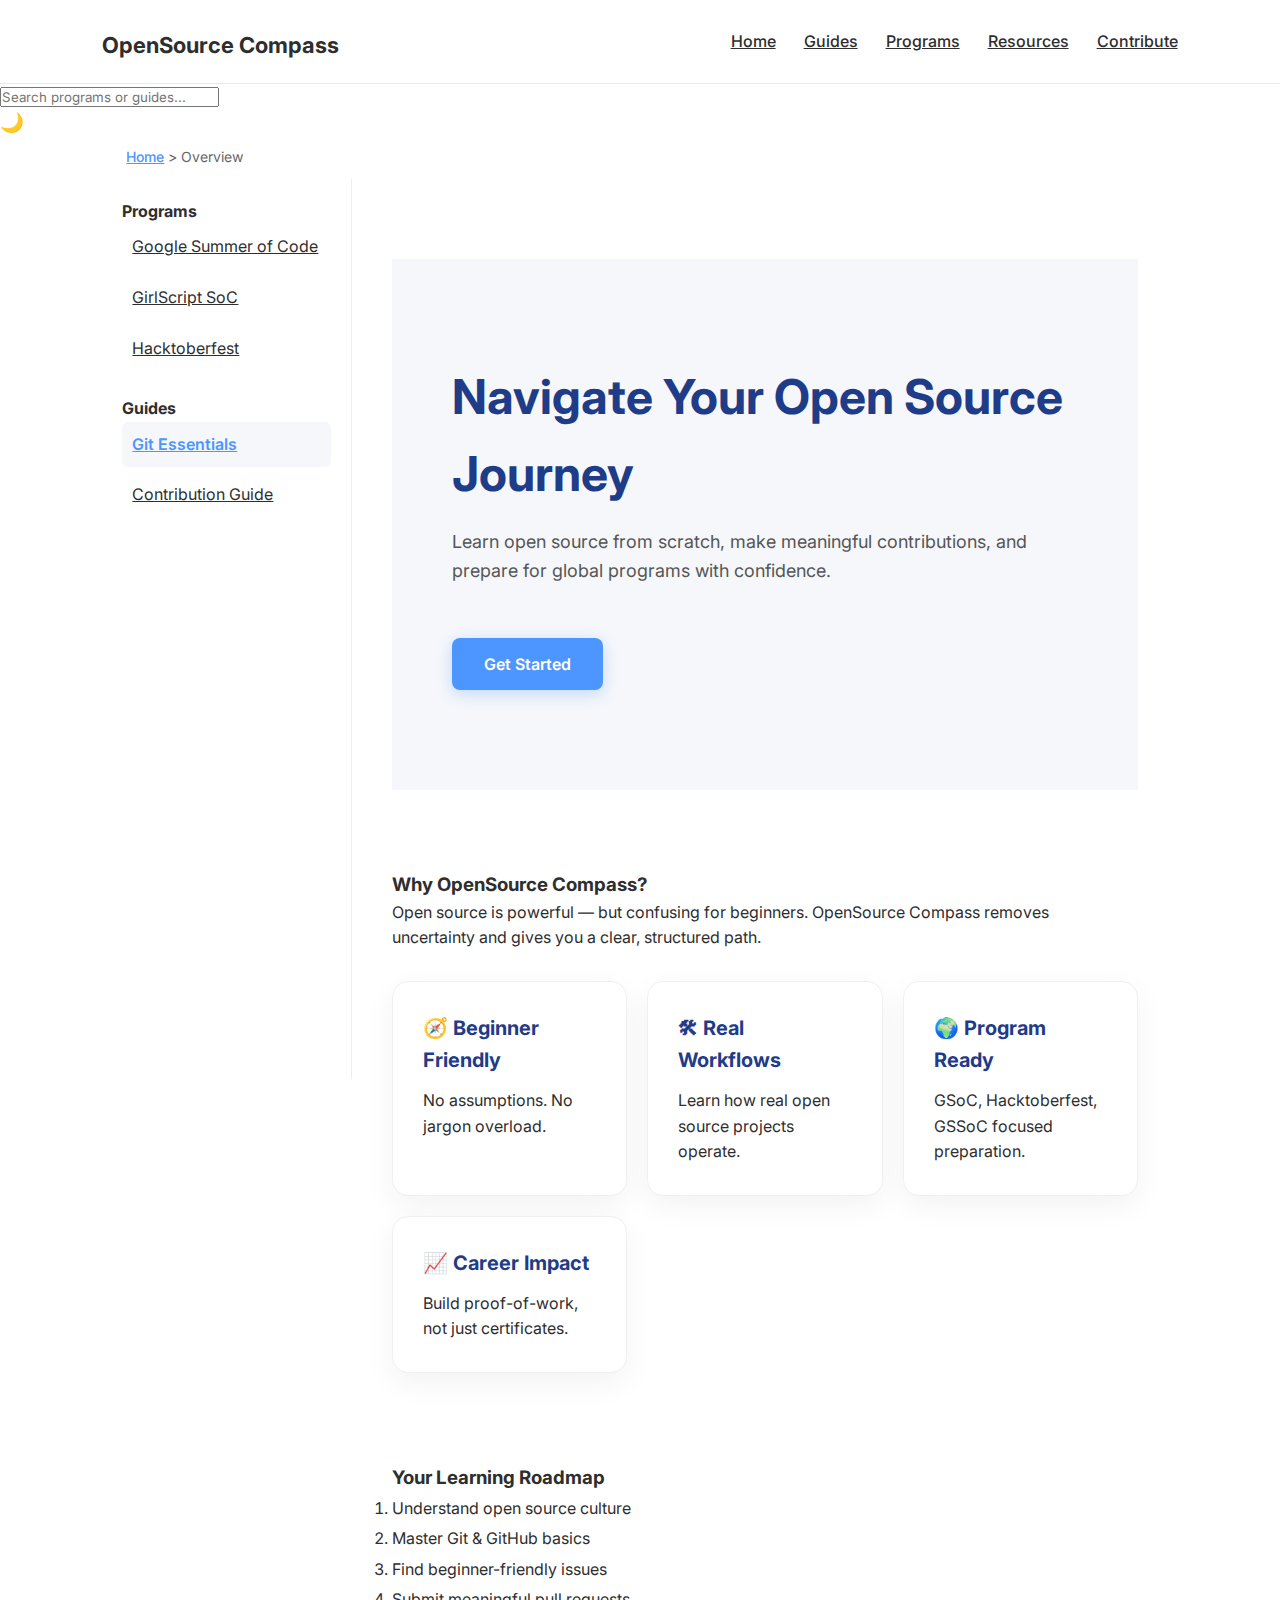
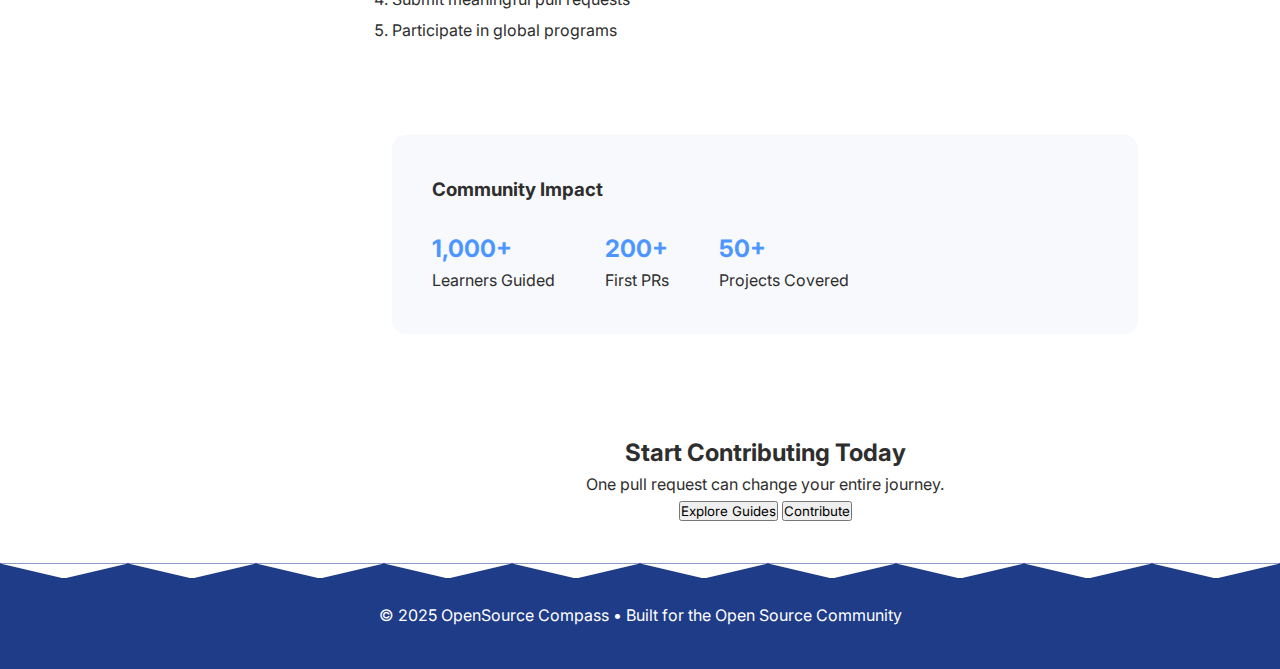
<file: pages/index.html>
<!DOCTYPE html>
<html lang="en">
<head>
    <meta charset="UTF-8">
    <title>OpenSource Compass | Navigate Open Source</title>
    <meta name="viewport" content="width=device-width, initial-scale=1.0">

    <!-- Google Font -->
    <link href="https://fonts.googleapis.com/css2?family=Inter:wght@400;600;700&display=swap" rel="stylesheet">

    <!-- Core Styles -->
    <link rel="stylesheet" href="../css/style.css">
    <link rel="stylesheet" href="../css/navigation.css">

    <style>
        body {
            font-family: 'Inter', sans-serif;
        }

        body.dark-mode {
            background: #1a1a1a;
            color: #fff;
        }

        body.dark-mode header,
        body.dark-mode footer {
            background: #121212;
        }

        .main-layout {
            display: flex;
            padding: 0 8%;
        }

        .content-area {
            flex: 1;
            padding: 40px;
        }

        .hero {
            margin-top: 40px;
        }

        .hero button {
            margin-top: 20px;
        }

        .card-grid {
            display: grid;
            grid-template-columns: repeat(auto-fit, minmax(220px, 1fr));
            gap: 20px;
            margin-top: 30px;
        }

        #scrollTopBtn {
            position: fixed;
            bottom: 30px;
            right: 30px;
            background: #4D96FF;
            color: white;
            border: none;
            width: 48px;
            height: 48px;
            border-radius: 50%;
            font-size: 18px;
            cursor: pointer;
            display: none;
        }
    </style>
</head>

<body>

<!-- ================= HEADER ================= -->
<header>
    <h1>
        <a href="index.html" style="text-decoration:none; color:inherit;">
            OpenSource Compass
        </a>
    </h1>

    <nav>
        <a href="index.html">Home</a>
        <a href="guides.html">Guides</a>
        <a href="programs.html">Programs</a>
        <a href="Resources.html">Resources</a>

        <a href="Contribute.html">Contribute</a>
        
    </nav>
</header>

        <!-- GLOBAL SEARCH -->
        <div class="search-container">
            <input type="text" placeholder="Search programs or guides..."
                   oninput="performSearch(this.value)">
            <div id="searchResults"></div>
        </div>

        <button id="themeToggle"
                style="background:none; border:none; font-size:1.2rem; cursor:pointer;">
            🌙
        </button>
    </nav>
</header>

<!-- ================= BREADCRUMB ================= -->
<nav class="breadcrumb">
    <a href="index.html">Home</a> > <span>Overview</span>
</nav>

<!-- ================= LAYOUT ================= -->
<div class="main-layout">

    <!-- QUICK NAV SIDEBAR -->
    <aside class="nav-sidebar">
        <h4>Programs</h4>
        <a href="Event/gsoc.html">Google Summer of Code</a>
        <a href="Event/gssoc.html">GirlScript SoC</a>
        <a href="Event/hacktober.html">Hacktoberfest</a>

        <h4 style="margin-top:25px;">Guides</h4>
        <a href="Resources.html" class="active">Git Essentials</a>
        <a href="guides.html">Contribution Guide</a>
    </aside>

    <!-- ================= MAIN CONTENT ================= -->
    <main class="content-area">

        <!-- HERO -->
        <section class="hero">
            <h2>Navigate Your Open Source Journey</h2>
            <p>
                Learn open source from scratch, make meaningful contributions,
                and prepare for global programs with confidence.
            </p>
            <button onclick="location.href='programs.html'">Get Started</button>
        </section>

        <!-- WHY -->
        <section style="margin-top:80px;">
            <h3>Why OpenSource Compass?</h3>
            <p style="max-width:700px;">
                Open source is powerful — but confusing for beginners.
                OpenSource Compass removes uncertainty and gives you
                a clear, structured path.
            </p>

            <div class="card-grid">
                <div class="card">
                    <h4>🧭 Beginner Friendly</h4>
                    <p>No assumptions. No jargon overload.</p>
                </div>
                <div class="card">
                    <h4>🛠 Real Workflows</h4>
                    <p>Learn how real open source projects operate.</p>
                </div>
                <div class="card">
                    <h4>🌍 Program Ready</h4>
                    <p>GSoC, Hacktoberfest, GSSoC focused preparation.</p>
                </div>
                <div class="card">
                    <h4>📈 Career Impact</h4>
                    <p>Build proof-of-work, not just certificates.</p>
                </div>
            </div>
        </section>

        <!-- ROADMAP -->
        <section style="margin-top:90px;">
            <h3>Your Learning Roadmap</h3>
            <ol style="line-height:1.9; max-width:700px;">
                <li>Understand open source culture</li>
                <li>Master Git & GitHub basics</li>
                <li>Find beginner-friendly issues</li>
                <li>Submit meaningful pull requests</li>
                <li>Participate in global programs</li>
            </ol>
        </section>

        <!-- IMPACT -->
        <section style="margin-top:90px; background:#f7f9fc; padding:40px; border-radius:14px;">
            <h3>Community Impact</h3>
            <div style="display:flex; gap:50px; flex-wrap:wrap; margin-top:25px;">
                <div>
                    <h2 style="color:#4D96FF;">1,000+</h2>
                    <p>Learners Guided</p>
                </div>
                <div>
                    <h2 style="color:#4D96FF;">200+</h2>
                    <p>First PRs</p>
                </div>
                <div>
                    <h2 style="color:#4D96FF;">50+</h2>
                    <p>Projects Covered</p>
                </div>
            </div>
        </section>

        <!-- CTA -->
        <section style="margin-top:100px; text-align:center;">
            <h2>Start Contributing Today</h2>
            <p>One pull request can change your entire journey.</p>
            <button onclick="location.href='guides.html'">Explore Guides</button>
            <button onclick="location.href='Contribute.html'">Contribute</button>
        </section>

    </main>
</div>

<!-- ================= FOOTER ================= -->
<footer>
    <p>© 2025 OpenSource Compass • Built for the Open Source Community</p>
</footer>

<button id="scrollTopBtn">↑</button>

<!-- ================= SCRIPTS ================= -->
<script src="../js/search.js"></script>

<script>
    const themeToggle = document.getElementById("themeToggle");
    const scrollTopBtn = document.getElementById("scrollTopBtn");

    themeToggle.addEventListener("click", () => {
        document.body.classList.toggle("dark-mode");
        themeToggle.textContent =
            document.body.classList.contains("dark-mode") ? "☀️" : "🌙";
    });

    window.addEventListener("scroll", () => {
        scrollTopBtn.style.display = window.scrollY > 300 ? "block" : "none";
    });

    scrollTopBtn.addEventListener("click", () => {
        window.scrollTo({ top: 0, behavior: "smooth" });
    });
</script>

</body>
</html>
</file>
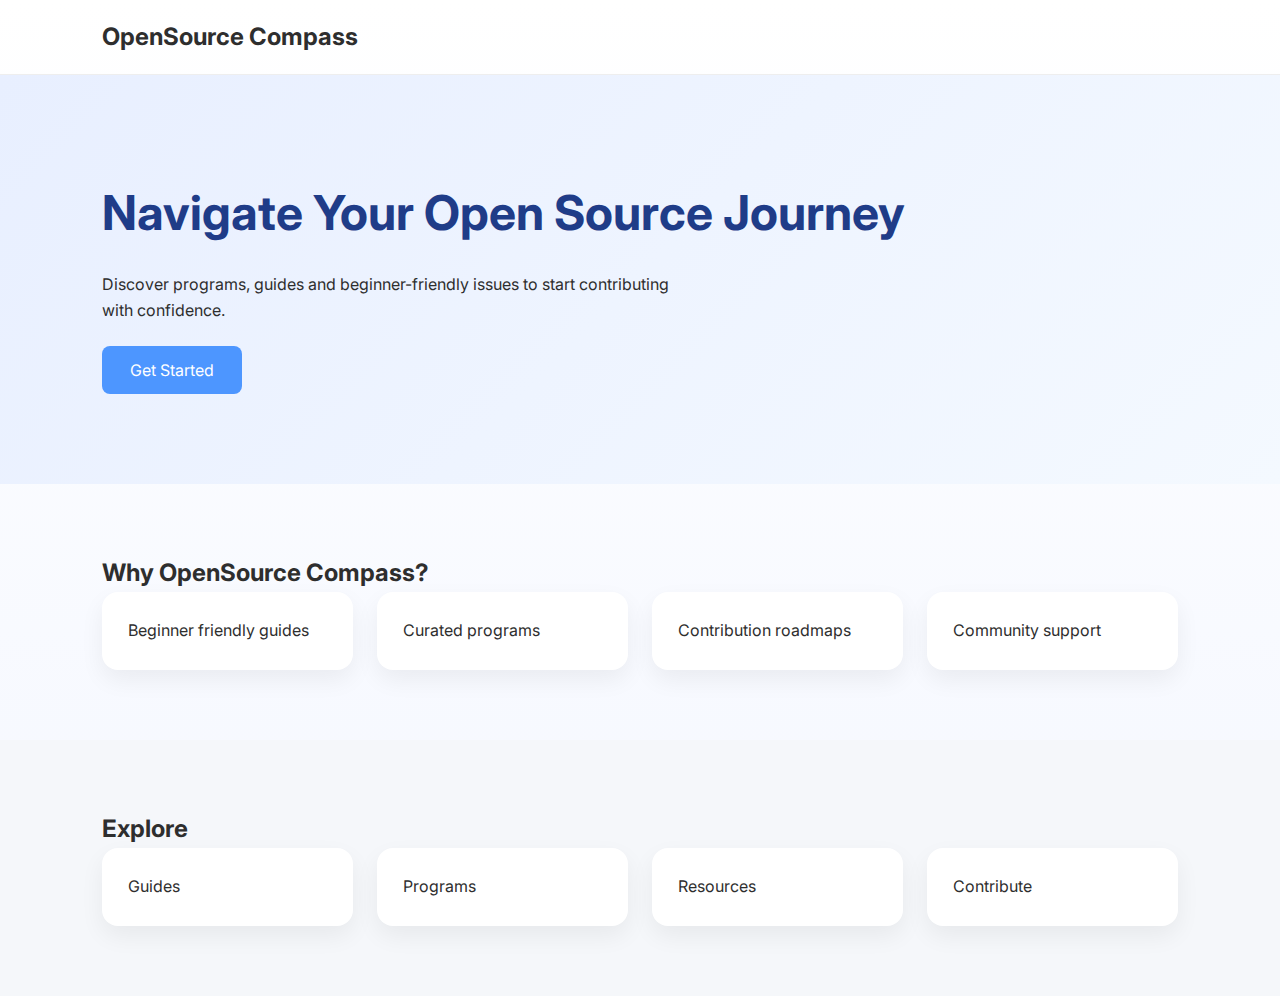
<file: home.html>
<!DOCTYPE html>
<html lang="en">
<head>
<meta charset="UTF-8">
<title>OpenSource Compass</title>
<meta name="viewport" content="width=device-width, initial-scale=1.0">
<link href="https://fonts.googleapis.com/css2?family=Inter:wght@400;600;700&display=swap" rel="stylesheet">
<style>
:root{--p:#1F3C88;--s:#4D96FF;--g:#F5F7FA;--d:#2E2E2E;--w:#fff}
*{margin:0;padding:0;box-sizing:border-box;font-family:Inter,sans-serif}
body{background:var(--w);color:var(--d);line-height:1.6}
header{display:flex;justify-content:space-between;align-items:center;padding:18px 8%;border-bottom:1px solid #eee}
nav a{margin-left:22px;text-decoration:none;color:var(--d);font-weight:500}
nav a:hover{color:var(--s)}
.hero{background:linear-gradient(135deg,#e8efff,#f4f9ff);padding:100px 8%}
.hero h1{font-size:48px;color:var(--p)}
.hero p{max-width:600px;margin:20px 0 35px}
.btn{background:var(--s);color:#fff;padding:14px 28px;border-radius:8px;text-decoration:none}
section{padding:70px 8%}
.grid{display:grid;grid-template-columns:repeat(auto-fit,minmax(240px,1fr));gap:24px}
.card{background:#fff;padding:26px;border-radius:16px;box-shadow:0 10px 25px rgba(0,0,0,.06)}
footer{text-align:center;background:var(--p);color:#fff;padding:26px;margin-top:60px}
body{background:linear-gradient(180deg,#ffffff,#f4f7ff)}.card:hover{transform:translateY(-6px);transition:.3s}.btn:hover{opacity:.9}
</style>
</head>
<body>
<header>
<h2>OpenSource Compass</h2>

</header>
<section class="hero">
<h1>Navigate Your Open Source Journey</h1>
<p>Discover programs, guides and beginner-friendly issues to start contributing with confidence.</p>
<a href="#" class="btn">Get Started</a>
</section>
<section>
<h2>Why OpenSource Compass?</h2>
<div class="grid">
<div class="card">Beginner friendly guides</div>
<div class="card">Curated programs</div>
<div class="card">Contribution roadmaps</div>
<div class="card">Community support</div>
</div>
</section>
<section style="background:var(--g)">
<h2>Explore</h2>
<div class="grid">
<div class="card">Guides</div><div class="card">Programs</div><div class="card">Resources</div><div class="card">Contribute</div>
</div>
</section>

</body>
</html>
</file>
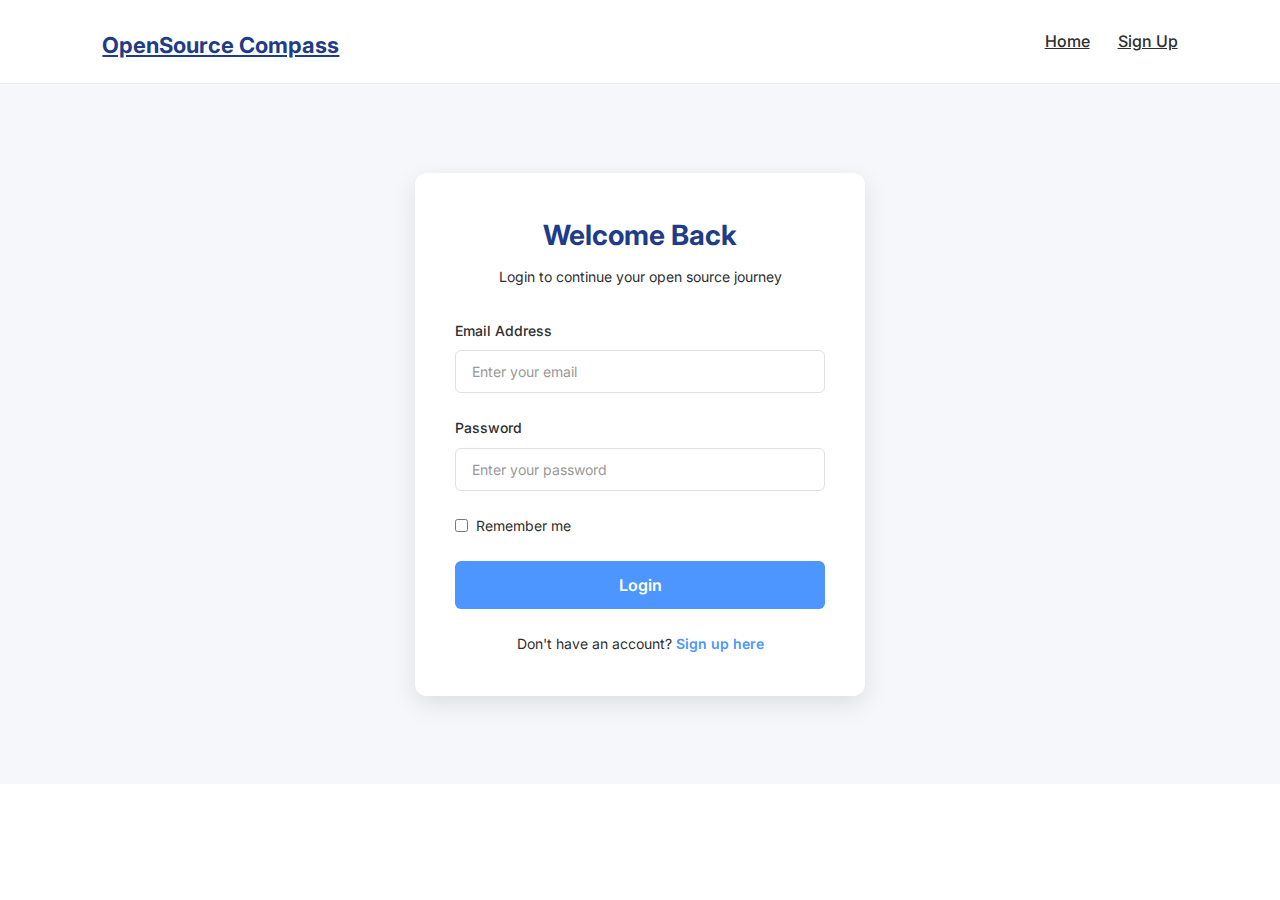
<file: login.html>
<!DOCTYPE html>
<html lang="en">
<head>
    <meta charset="UTF-8">
    <title>Login - OpenSource Compass</title>
    <meta name="viewport" content="width=device-width, initial-scale=1.0">
    <link href="https://fonts.googleapis.com/css2?family=Inter:wght@400;600;700&display=swap" rel="stylesheet">
    <link rel="stylesheet" href="css/style.css">
    <link rel="stylesheet" href="css/auth.css">
</head>
<body>
    <!-- Navbar -->
    <header>
        <h1><a href="index.html">OpenSource Compass</a></h1>
        <nav>
            <a href="index.html">Home</a>
            <a href="signup.html">Sign Up</a>
        </nav>
    </header>

    <!-- Login Section -->
    <section class="auth-section">
        <div class="auth-container">
            <div class="auth-card">
                <h2>Welcome Back</h2>
                <p class="auth-subtitle">Login to continue your open source journey</p>
                
                <form id="loginForm" class="auth-form">
                    <div class="form-group">
                        <label for="loginEmail">Email Address</label>
                        <input type="email" id="loginEmail" name="email" required placeholder="Enter your email">
                        <span class="error-message" id="loginEmailError"></span>
                    </div>

                    <div class="form-group">
                        <label for="loginPassword">Password</label>
                        <input type="password" id="loginPassword" name="password" required placeholder="Enter your password">
                        <span class="error-message" id="loginPasswordError"></span>
                    </div>

                    <div class="form-options">
                        <label class="checkbox-label">
                            <input type="checkbox" id="rememberMe">
                            <span>Remember me</span>
                        </label>
                    </div>

                    <button type="submit" class="auth-button">Login</button>
                </form>

                <div class="auth-footer">
                    <p>Don't have an account? <a href="signup.html">Sign up here</a></p>
                </div>
            </div>
        </div>
    </section>

    <script src="js/auth.js"></script>
</body>
</html>
</file>
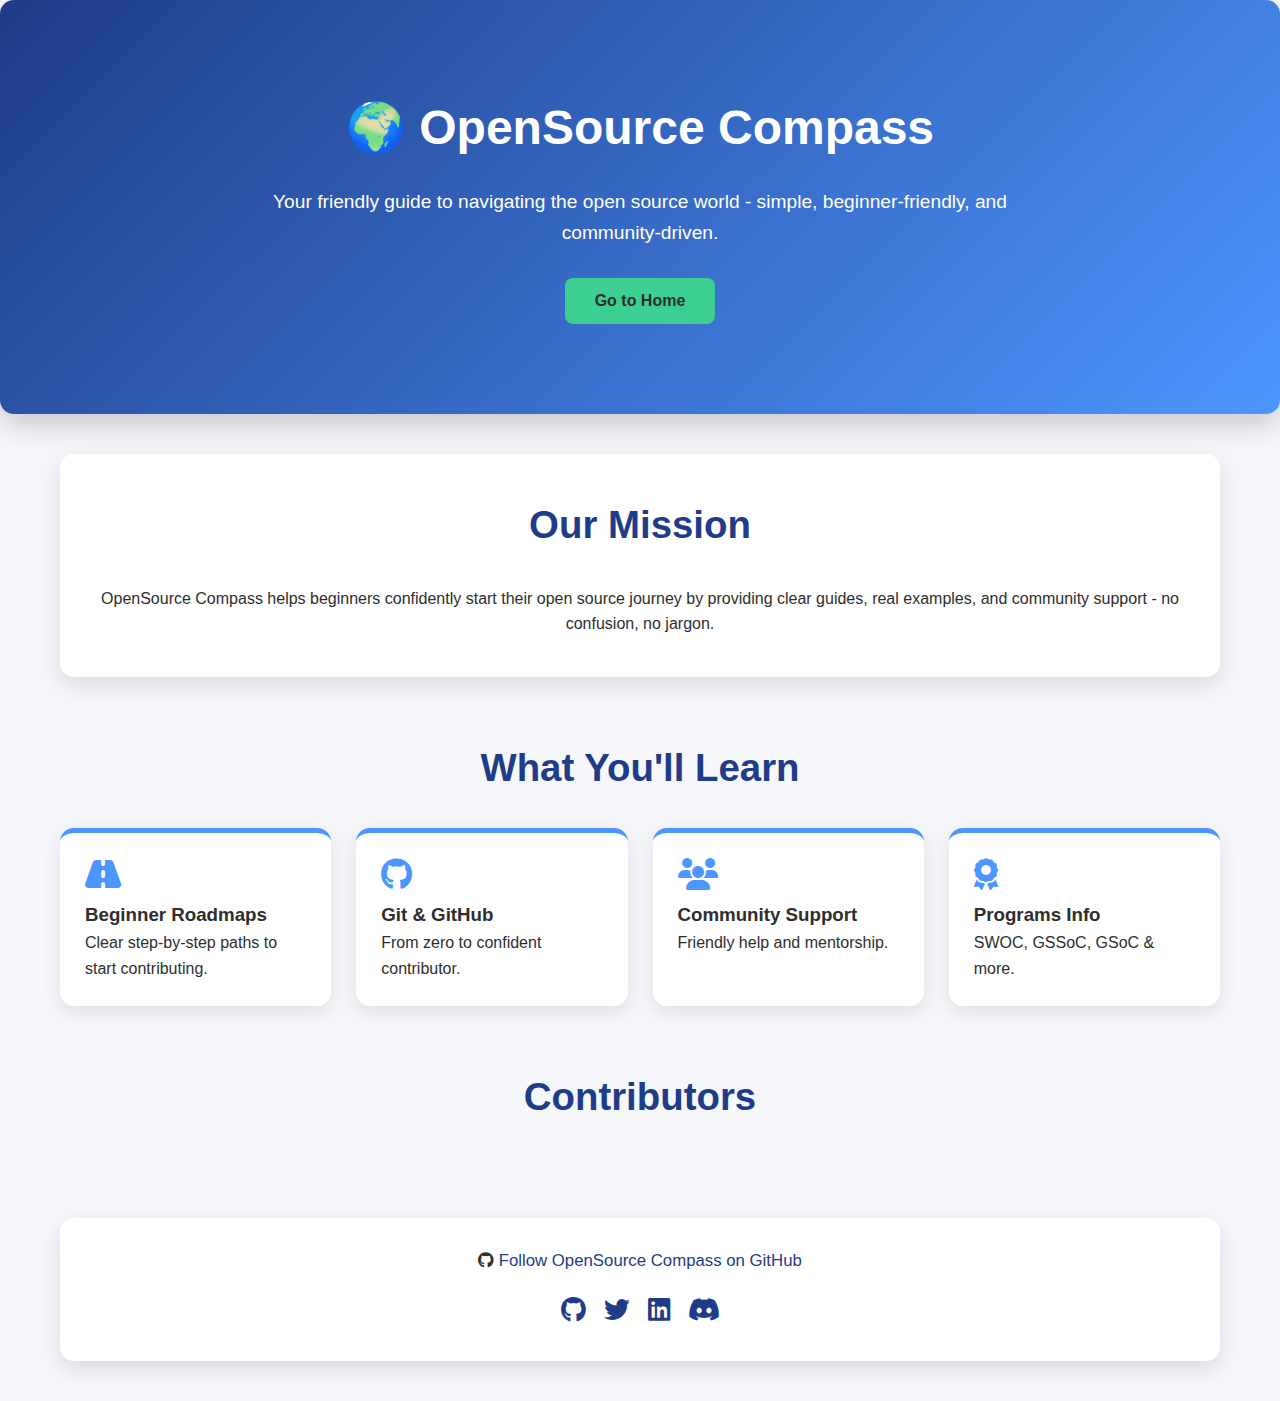
<file: masthead.html>
<!DOCTYPE html>
<html lang="en">
<head>
  <meta charset="UTF-8" />
  <meta name="viewport" content="width=device-width, initial-scale=1.0"/>
  <title>Masthead | OpenSource Compass</title>

  <!-- Font Awesome -->
  <link rel="stylesheet" href="https://cdnjs.cloudflare.com/ajax/libs/font-awesome/6.5.1/css/all.min.css"/>

  <style>
    :root {
      --primary-blue: #1F3C88;
      --secondary-blue: #4D96FF;
      --light-gray: #F5F7FA;
      --text-dark: #2E2E2E;
      --success-green: #3CCF91;
      --warning-orange: #FFA726;
      --danger-red: #EF5350;
      --white: #FFFFFF;
    }

    * {
      margin: 0;
      padding: 0;
      box-sizing: border-box;
      font-family: 'Segoe UI', Tahoma, Geneva, Verdana, sans-serif;
    }

    body {
      background: var(--light-gray);
      color: var(--text-dark);
      line-height: 1.6;
      animation: fadeIn 1s ease forwards;
    }

    @keyframes fadeIn {
      from { opacity: 0; transform: translateY(20px); }
      to { opacity: 1; transform: translateY(0); }
    }

    .container {
      max-width: 1200px;
      margin: 40px auto;
      padding: 0 20px;
      display: flex;
      flex-direction: column;
      gap: 60px;
    }

    /* Masthead Header */
    .masthead-header {
      background: linear-gradient(135deg, var(--primary-blue), var(--secondary-blue));
      color: var(--white);
      padding: 90px 20px;
      text-align: center;
      border-radius: 14px;
      box-shadow: 0 10px 30px rgba(0,0,0,0.2);
    }

    .masthead-header h1 {
      font-size: 3rem;
      margin-bottom: 20px;
    }

    .masthead-header p {
      max-width: 750px;
      margin: 0 auto 30px;
      font-size: 1.2rem;
    }

    .masthead-header button {
      padding: 14px 30px;
      font-size: 16px;
      font-weight: 600;
      border-radius: 8px;
      border: none;
      cursor: pointer;
      background: var(--success-green);
      color: var(--text-dark);
      transition: all 0.3s ease;
    }

    .masthead-header button:hover {
      background: var(--warning-orange);
      transform: translateY(-3px) scale(1.05);
    }

    h2 {
      text-align: center;
      font-size: 2.4rem;
      color: var(--primary-blue);
      margin-bottom: 30px;
    }

    /* Mission */
    .card {
      background: var(--white);
      padding: 40px;
      border-radius: 14px;
      box-shadow: 0 8px 25px rgba(0,0,0,0.12);
      text-align: center;
    }

    /* Features */
    .features {
      display: grid;
      grid-template-columns: repeat(auto-fit, minmax(250px, 1fr));
      gap: 25px;
    }

    .feature-card {
      background: var(--white);
      padding: 25px;
      border-radius: 14px;
      border-top: 5px solid var(--secondary-blue);
      box-shadow: 0 6px 20px rgba(0,0,0,0.1);
      transition: transform 0.3s ease;
    }

    .feature-card:hover {
      transform: translateY(-5px);
    }

    .feature-card i {
      font-size: 2rem;
      color: var(--secondary-blue);
      margin-bottom: 10px;
    }

    /* Contributors Grid */
.contributors {
  display: grid;
  grid-template-columns: repeat(5, 1fr); /* 4 per row */
  gap: 25px;
  justify-items: center;
}

.contributor {
  width: 180px;
  background: var(--white);
  border-radius: 14px;
  padding: 20px;
  text-align: center;
  border: 2px solid var(--secondary-blue);
  transition: all 0.3s ease;
}

.contributor img {
  width: 90px;
  height: 90px;
  border-radius: 50%;
  margin-bottom: 10px;
}

.contributor a {
  text-decoration: none;
  color: var(--text-dark);
}

.contributor:hover {
  transform: translateY(-6px) scale(1.05);
  box-shadow: 0 12px 28px rgba(0,0,0,0.2);
}

/* Responsive */
@media (max-width: 1024px) {
  .contributors {
    grid-template-columns: repeat(2, 1fr); /* 2 per row on tablet */
  }
}

@media (max-width: 600px) {
  .contributors {
    grid-template-columns: 1fr; /* 1 per row on mobile */
  }
}



    /* Contact */
    .contact-grid {
      display: grid;
      grid-template-columns: repeat(auto-fit, minmax(300px, 1fr));
      gap: 25px;
    }

    .contact-card {
      background: var(--white);
      padding: 30px;
      border-radius: 14px;
      box-shadow: 0 8px 22px rgba(0,0,0,0.12);
      text-align: center;
    }

    .social-icons {
      display: flex;
      justify-content: center;
      gap: 18px;
      margin-top: 15px;
    }

    .social-icons a {
      font-size: 1.6rem;
      color: var(--primary-blue);
      transition: transform 0.3s ease;
    }

    .social-icons a:hover {
      transform: scale(1.2);
      color: var(--secondary-blue);
    }

    /* Back to top */
    #backToTop {
      position: fixed;
      bottom: 30px;
      right: 20px;
      width: 50px;
      height: 50px;
      border-radius: 50%;
      border: none;
      background: var(--primary-blue);
      color: var(--white);
      font-size: 20px;
      cursor: pointer;
      display: none;
      box-shadow: 0 6px 20px rgba(0,0,0,0.25);
    }

    #backToTop:hover {
      background: var(--secondary-blue);
    }
    /* Repo / Follow Link Style (same as first card) */
.repo-link {
  font-size: 1.05rem;
  font-weight: 500;
  color: var(--primary-blue);
  text-decoration: none;
  text-underline-offset: 4px;
  transition: color 0.3s ease;
}

.repo-link:hover {
  color: var(--secondary-blue);
}

/* Social icons alignment improvement */
.social-icons {
  margin-top: 15px;
}

.social-icons a {
  font-size: 1.6rem;
  color: var(--primary-blue);
  transition: transform 0.3s ease, color 0.3s ease;
}

.social-icons a:hover {
  transform: scale(1.25);
  color: var(--secondary-blue);
}

  </style>
</head>

<body>

  <!-- Masthead -->
  <section class="masthead-header">
    <h1>🌍 OpenSource Compass</h1>
    <p>Your friendly guide to navigating the open source world - simple, beginner-friendly, and community-driven.</p>
    <button onclick="window.location.href='index.html'">Go to Home</button>
  </section>

  <div class="container">

    <!-- Mission -->
    <section class="card">
      <h2>Our Mission</h2>
      <p>
        OpenSource Compass helps beginners confidently start their open source journey
        by providing clear guides, real examples, and community support - no confusion, no jargon.
      </p>
    </section>

    <!-- Features -->
    <section>
      <h2>What You'll Learn</h2>
      <div class="features">
        <div class="feature-card">
          <i class="fa-solid fa-road"></i>
          <h3>Beginner Roadmaps</h3>
          <p>Clear step-by-step paths to start contributing.</p>
        </div>
        <div class="feature-card">
          <i class="fa-brands fa-github"></i>
          <h3>Git & GitHub</h3>
          <p>From zero to confident contributor.</p>
        </div>
        <div class="feature-card">
          <i class="fa-solid fa-users"></i>
          <h3>Community Support</h3>
          <p>Friendly help and mentorship.</p>
        </div>
        <div class="feature-card">
          <i class="fa-solid fa-award"></i>
          <h3>Programs Info</h3>
          <p>SWOC, GSSoC, GSoC & more.</p>
        </div>
      </div>
    </section>

    <!-- Contributors -->
    <section>
      <h2>Contributors</h2>
      <div id="contributors" class="contributors"></div>
    </section>

    <!-- Contact -->
   <div class="contact-card">
  <p>
    <i class="fa-brands fa-github"></i>
    <a 
      href="https://github.com/sayeeg-11" 
      target="_blank" 
      class="repo-link"
    >
      Follow OpenSource Compass on GitHub
    </a>
  </p>

  <div class="social-icons">
    <a href="https://github.com/sayeeg-11" target="_blank" title="GitHub">
      <i class="fa-brands fa-github"></i>
    </a>
    <a href="#" title="Twitter">
      <i class="fa-brands fa-twitter"></i>
    </a>
    <a href="#" title="LinkedIn">
      <i class="fa-brands fa-linkedin"></i>
    </a>
    <a href="#" title="Discord">
      <i class="fa-brands fa-discord"></i>
    </a>
  </div>
</div>


  </div>

  <button id="backToTop">↑</button>

  <script>
  async function fetchContributors() {
    try {
      const response = await fetch(
        "https://api.github.com/repos/sayeeg-11/OpenSource-Compass/contributors"
      );
      const contributors = await response.json();
      const container = document.getElementById("contributors");
      container.innerHTML = "";

      contributors.forEach(c => {
        const div = document.createElement("div");
        div.className = "contributor";
        div.innerHTML = `
          <a href="${c.html_url}" target="_blank" rel="noopener noreferrer">
            <img src="${c.avatar_url}" alt="${c.login}">
            <p><strong>${c.login}</strong></p>
          </a>
        `;
        container.appendChild(div);
      });
    } catch (error) {
      console.error("Error fetching contributors:", error);
    }
  }

  fetchContributors();
</script>

</body>
</html>
</file>
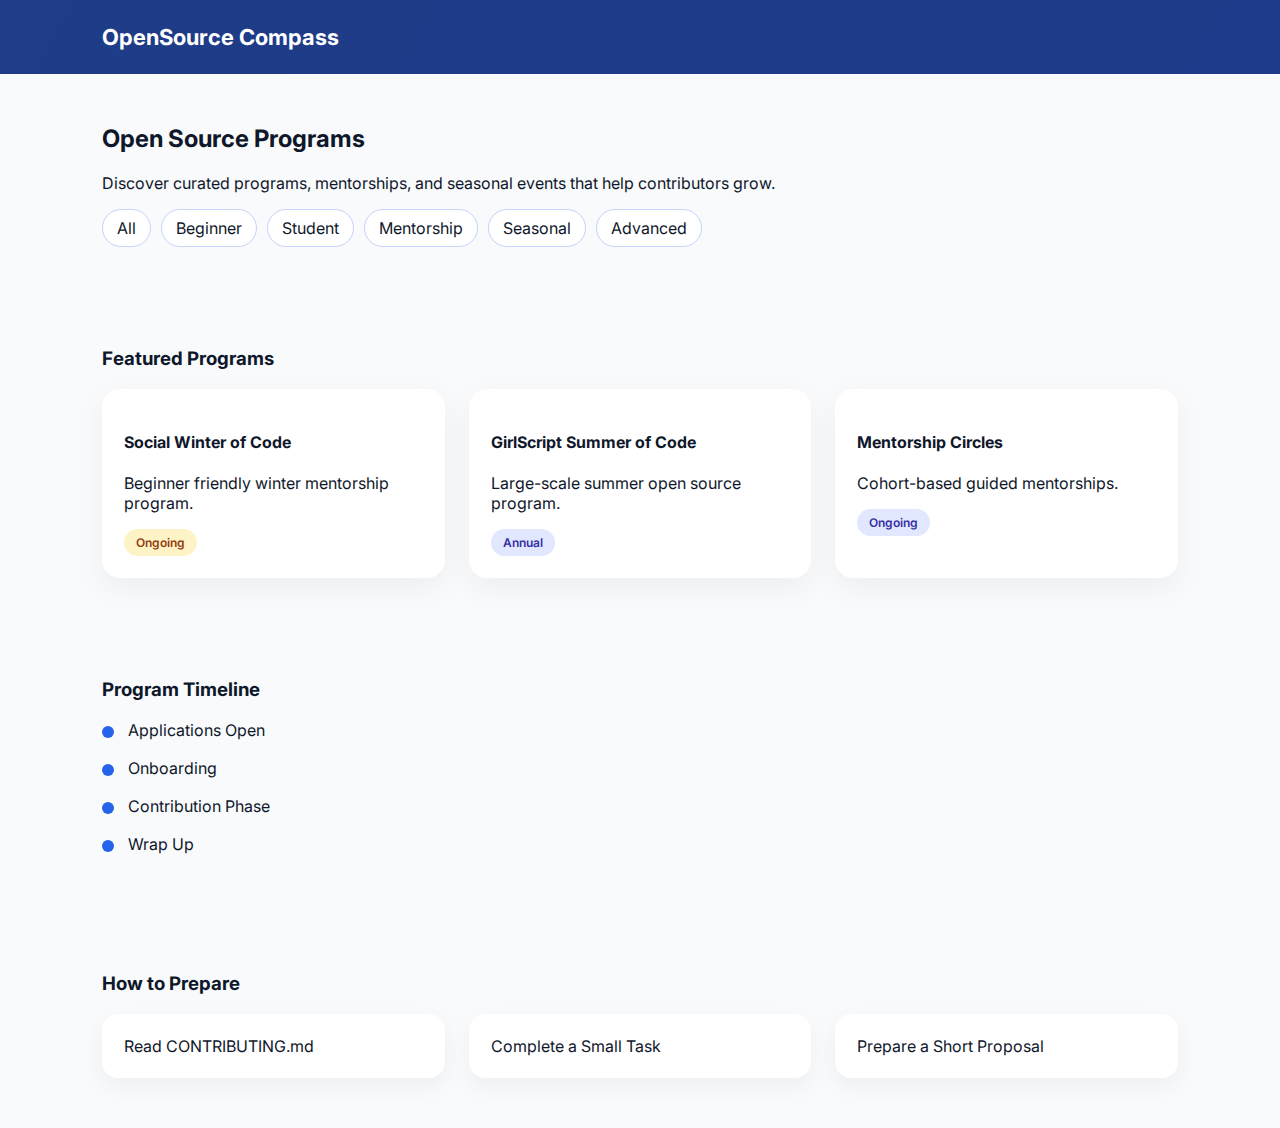
<file: program.html>
<!DOCTYPE html>
<html lang="en">
<head>
<meta charset="utf-8" />
<title>OpenSource Compass — Programs</title>
<meta name="viewport" content="width=device-width, initial-scale=1" />
<link href="https://fonts.googleapis.com/css2?family=Inter:wght@400;600;700&display=swap" rel="stylesheet" />
<style>
:root{--primary:#2563eb;--secondary:#1e40af;--bg:#f8fafc;--card:#ffffff;--text:#0f172a}
*{box-sizing:border-box;font-family:Inter}
body{margin:0;background:var(--bg);color:var(--text)}
header{background:linear-gradient(120deg,#1f3c88,#1e3a8a);color:#fff;padding:24px 8%;font-size:22px;font-weight:700}
section{padding:50px 8%}
h2,h3{margin-top:0}
.programs-grid{display:grid;grid-template-columns:repeat(auto-fit,minmax(280px,1fr));gap:24px}
.program-card{background:var(--card);padding:22px;border-radius:18px;box-shadow:0 10px 30px rgba(0,0,0,.05);transition:.3s}
.program-card:hover{transform:translateY(-6px);box-shadow:0 20px 40px rgba(0,0,0,.08)}
.program-badge{padding:6px 12px;border-radius:999px;font-size:12px;font-weight:600;display:inline-block}
.badge-upcoming{background:#fef3c7;color:#92400e}
.badge-annual{background:#e0e7ff;color:#3730a3}
.filters{display:flex;gap:10px;flex-wrap:wrap}
.filter-pill{background:#fff;border:1px solid #c7d2fe;border-radius:999px;padding:8px 14px;cursor:pointer;transition:.2s}
.filter-pill:hover{background:#2563eb;color:#fff}
.timeline-item{display:flex;gap:14px;margin-bottom:18px}
.timeline-dot{width:12px;height:12px;border-radius:50%;background:#2563eb;margin-top:6px}
.card-container{display:grid;grid-template-columns:repeat(auto-fit,minmax(260px,1fr));gap:24px}
.card{background:#fff;padding:22px;border-radius:16px;box-shadow:0 8px 22px rgba(0,0,0,.05)}
footer{text-align:center;padding:20px;background:#0f172a;color:#cbd5f5}
</style>
</head>
<body>
<header>OpenSource Compass</header>
<section class="programs-hero">
<h2>Open Source Programs</h2>
<p>Discover curated programs, mentorships, and seasonal events that help contributors grow.</p>
<div class="filters">
<span class="filter-pill">All</span><span class="filter-pill">Beginner</span><span class="filter-pill">Student</span><span class="filter-pill">Mentorship</span><span class="filter-pill">Seasonal</span><span class="filter-pill">Advanced</span>
</div>
</section>
<section>
<h3>Featured Programs</h3>
<div class="programs-grid">
<div class="program-card"><h4>Social Winter of Code</h4><p>Beginner friendly winter mentorship program.</p><span class="program-badge badge-upcoming">Ongoing</span></div>
<div class="program-card"><h4>GirlScript Summer of Code</h4><p>Large-scale summer open source program.</p><span class="program-badge badge-annual">Annual</span></div>
<div class="program-card"><h4>Mentorship Circles</h4><p>Cohort-based guided mentorships.</p><span class="program-badge badge-annual">Ongoing</span></div>
</div>
</section>
<section>
<h3>Program Timeline</h3>
<div class="timeline-item"><div class="timeline-dot"></div><div>Applications Open</div></div>
<div class="timeline-item"><div class="timeline-dot"></div><div>Onboarding</div></div>
<div class="timeline-item"><div class="timeline-dot"></div><div>Contribution Phase</div></div>
<div class="timeline-item"><div class="timeline-dot"></div><div>Wrap Up</div></div>
</section>
<section>
<h3>How to Prepare</h3>
<div class="card-container">
<div class="card">Read CONTRIBUTING.md</div>
<div class="card">Complete a Small Task</div>
<div class="card">Prepare a Short Proposal</div>
</div>
</section>
</body>
</html>
</file>
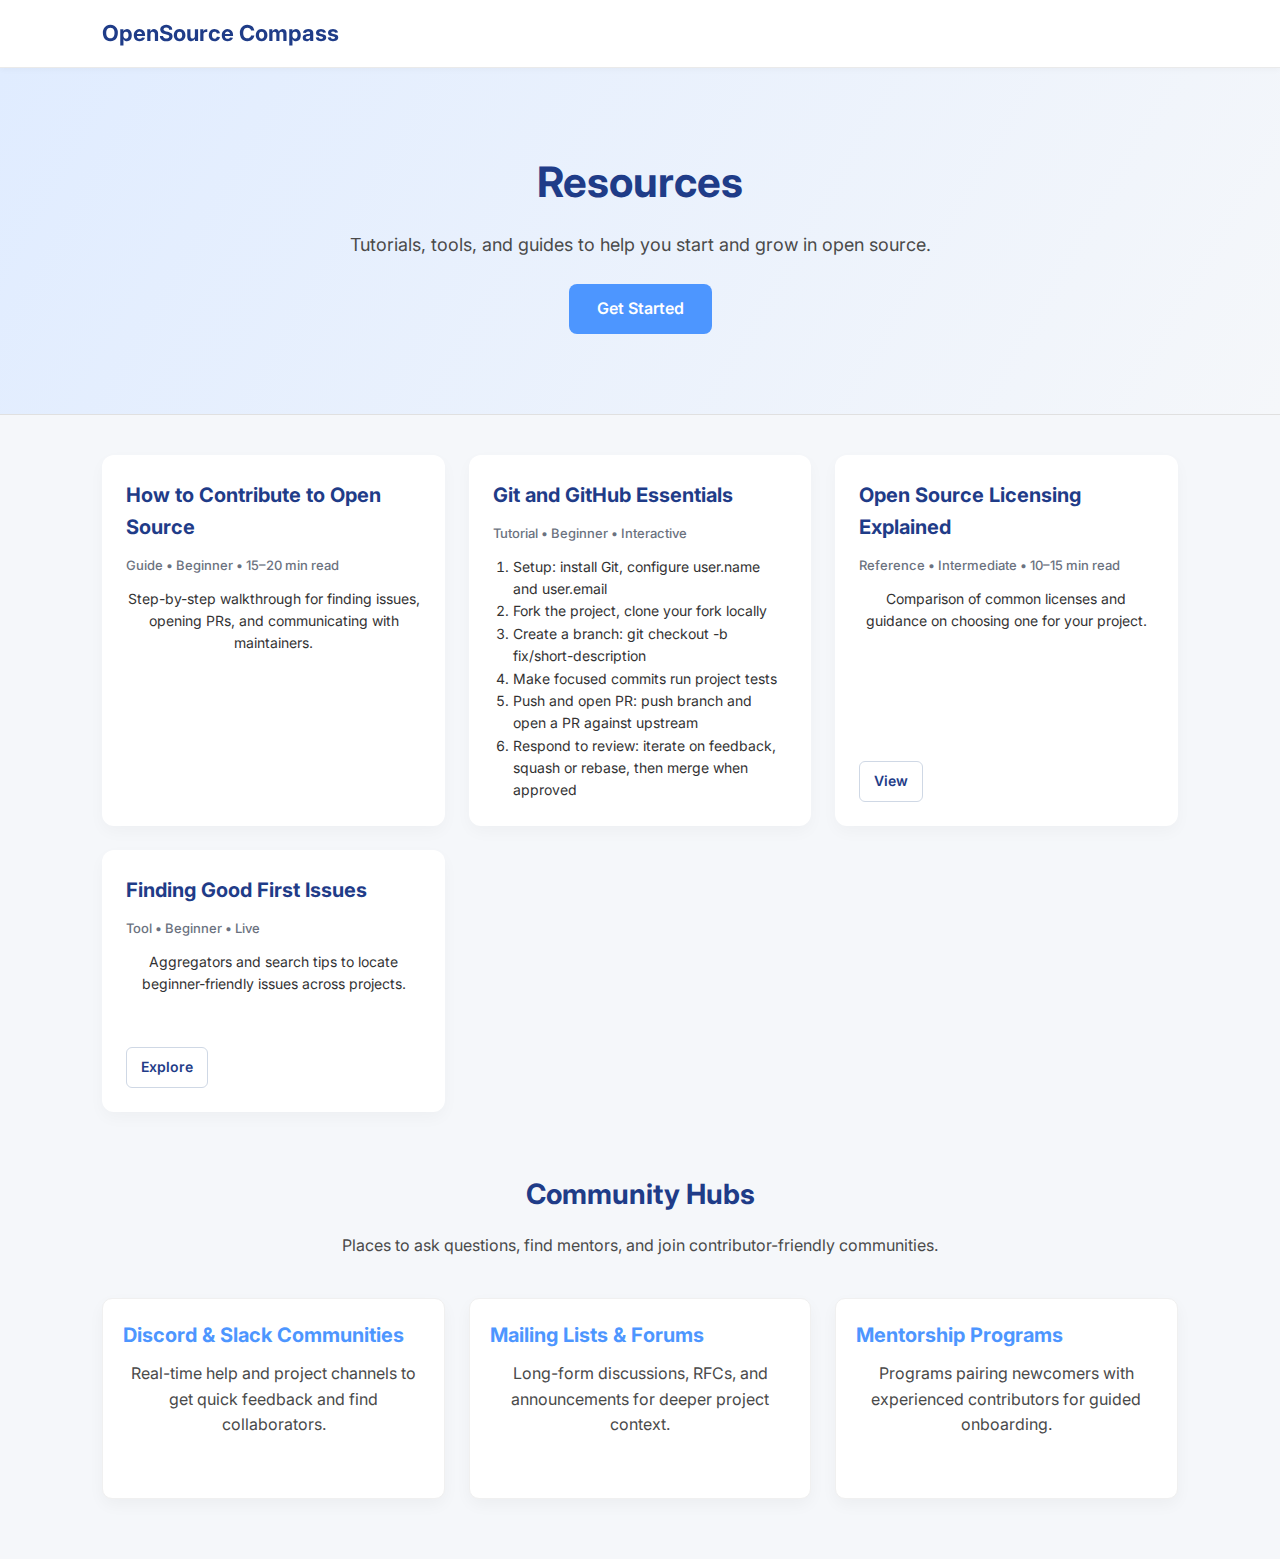
<file: Resources.html>
<!DOCTYPE html>
<html lang="en">
<head>
  <meta charset="utf-8" />
  <title>OpenSource Compass — Resources</title>
  <meta name="viewport" content="width=device-width, initial-scale=1" />
  <link href="https://fonts.googleapis.com/css2?family=Inter:wght@400;600;700&display=swap" rel="stylesheet" />
  <link rel="stylesheet" href="css/style.css" />
  <style>
    :root {
      --primary-blue: #1F3C88;
      --secondary-blue: #4D96FF;
      --light-gray: #F5F7FA;
      --text-dark: #2E2E2E;
      --success-green: #3CCF91;
      --white: #FFFFFF;
      --hover-shadow: 0 12px 25px rgba(0,0,0,0.08);
    }

    body {
      font-family: 'Inter', sans-serif;
      background-color: var(--light-gray);
      color: var(--text-dark);
      line-height: 1.6;
    }

    header {
      background-color: var(--white);
      border-bottom: 1px solid #eaeaea;
      padding: 16px 8%;
      display: flex;
      justify-content: space-between;
      align-items: center;
      position: sticky;
      top: 0;
      z-index: 10;
      box-shadow: 0 2px 6px rgba(0,0,0,0.03);
    }

    header h1 {
      color: var(--primary-blue);
      font-size: 22px;
      font-weight: 700;
    }

    nav a {
      margin-left: 24px;
      font-weight: 500;
      color: var(--text-dark);
      transition: color 0.3s ease;
    }

    nav a:hover {
      color: var(--secondary-blue);
    }

    .resources-hero {
      background: linear-gradient(120deg, #E0ECFF, #F5F7FA);
      padding: 80px 8%;
      text-align: center;
      border-bottom: 1px solid #e0e0e0;
    }

    .resources-hero h2 {
      font-size: 42px;
      color: var(--primary-blue);
      margin-bottom: 16px;
    }

    .resources-hero p {
      font-size: 18px;
      max-width: 700px;
      margin: auto;
      margin-bottom: 24px;
      color: #4a4a4a;
    }

    .resources-hero .btn-primary {
      padding: 12px 28px;
      font-size: 16px;
      border-radius: 8px;
      text-decoration: none;
      display: inline-block;
      transition: transform 0.2s;
    }

    .resources-hero .btn-primary:hover {
      transform: translateY(-2px);
      box-shadow: 0 6px 20px rgba(0,0,0,0.1);
    }

    .resources-grid {
      display: grid;
      grid-template-columns: repeat(auto-fit, minmax(260px, 1fr));
      gap: 24px;
      margin: 40px 8%;
    }

    .resource-card {
      background: var(--white);
      padding: 24px;
      border-radius: 12px;
      box-shadow: 0 6px 16px rgba(0,0,0,0.03);
      display: flex;
      flex-direction: column;
      gap: 12px;
      transition: transform 0.3s ease, box-shadow 0.3s ease;
    }

    .resource-card:hover {
      transform: translateY(-6px);
      box-shadow: var(--hover-shadow);
    }

    .resource-card h4 {
      color: var(--primary-blue);
      font-size: 20px;
      margin: 0;
    }

    .resource-meta {
      font-size: 13px;
      color: #6b7280;
      font-weight: 500;
    }

    .resource-card p, .resource-card ol {
      font-size: 14px;
      color: #333;
    }

    .resource-card ol {
      margin-left: 20px;
    }

    .resource-actions {
      margin-top: auto;
      display: flex;
      gap: 10px;
    }

    .btn-outline {
      border: 1px solid #cfd8e5;
      background: transparent;
      color: var(--primary-blue);
      padding: 8px 14px;
      border-radius: 6px;
      text-decoration: none;
      font-weight: 600;
      font-size: 14px;
      transition: background 0.3s, color 0.3s;
    }

    .btn-outline:hover {
      background: var(--primary-blue);
      color: var(--white);
    }

    .btn-primary {
      background: var(--secondary-blue);
      color: var(--white);
      padding: 8px 14px;
      border-radius: 6px;
      text-decoration: none;
      font-weight: 600;
      font-size: 14px;
      transition: transform 0.2s, box-shadow 0.2s;
    }

    .btn-primary:hover {
      transform: translateY(-2px);
      box-shadow: 0 6px 18px rgba(0,0,0,0.1);
    }

    .filters {
      display: flex;
      gap: 12px;
      flex-wrap: wrap;
      margin-top: 12px;
      justify-content: center;
    }

    .filter-pill {
      background: #fff;
      border: 1px solid #e6eefc;
      color: var(--primary-blue);
      padding: 6px 12px;
      border-radius: 999px;
      font-size: 13px;
      cursor: pointer;
      transition: background 0.2s, color 0.2s;
    }

    .filter-pill:hover {
      background: var(--primary-blue);
      color: #fff;
    }

    section h3 {
      font-size: 28px;
      color: var(--primary-blue);
      text-align: center;
      margin-top: 60px;
      margin-bottom: 16px;
    }

    section p {
      text-align: center;
      color: #4a4a4a;
      margin-bottom: 40px;
      max-width: 700px;
      margin-left: auto;
      margin-right: auto;
    }

    .card-container {
      display: grid;
      grid-template-columns: repeat(auto-fit, minmax(240px, 1fr));
      gap: 24px;
      margin: 0 8% 60px 8%;
    }

    .card {
      background: var(--white);
      padding: 20px;
      border-radius: 10px;
      box-shadow: 0 6px 16px rgba(0,0,0,0.04);
      transition: transform 0.3s, box-shadow 0.3s;
    }

    .card:hover {
      transform: translateY(-5px);
      box-shadow: var(--hover-shadow);
    }

    .card h4 {
      color: var(--secondary-blue);
      margin-bottom: 10px;
    }

    footer {
      background-color: var(--primary-blue);
      color: #fff;
      text-align: center;
      padding: 28px 8%;
      font-size: 14px;
      margin-top: 60px;
    }

    @media (max-width: 768px) {
      .resources-hero {
        padding: 50px 6%;
      }
      .resources-hero h2 {
        font-size: 32px;
      }
      .resources-hero p {
        font-size: 16px;
      }
    }
  </style>
</head>
<body>

<header>
  <h1>OpenSource Compass</h1>
</header>

<section class="resources-hero">
  <h2>Resources</h2>
  <p>Tutorials, tools, and guides to help you start and grow in open source.</p>
  <a href="#" class="btn-primary">Get Started</a>
</section>

<section>
  <div class="resources-grid">
    <article class="resource-card">
      <h4>How to Contribute to Open Source</h4>
      <div class="resource-meta">Guide • Beginner • 15–20 min read</div>
      <p>Step-by-step walkthrough for finding issues, opening PRs, and communicating with maintainers.</p>
    </article>

    <article class="resource-card">
      <h4>Git and GitHub Essentials</h4>
      <div class="resource-meta">Tutorial • Beginner • Interactive</div>
      <ol>
        <li>Setup: install Git, configure user.name and user.email</li>
        <li>Fork the project, clone your fork locally</li>
        <li>Create a branch: git checkout -b fix/short-description</li>
        <li>Make focused commits run project tests</li>
        <li>Push and open PR: push branch and open a PR against upstream</li>
        <li>Respond to review: iterate on feedback, squash or rebase, then merge when approved</li>
      </ol>
    </article>

    <article class="resource-card">
      <h4>Open Source Licensing Explained</h4>
      <div class="resource-meta">Reference • Intermediate • 10–15 min read</div>
      <p>Comparison of common licenses and guidance on choosing one for your project.</p>
      <div class="resource-actions">
        <a class="btn-outline" href="https://github.com/sayeeg-11/OpenSource-Compass">View</a>
      </div>
    </article>

    <article class="resource-card">
      <h4>Finding Good First Issues</h4>
      <div class="resource-meta">Tool • Beginner • Live</div>
      <p>Aggregators and search tips to locate beginner-friendly issues across projects.</p>
      <div class="resource-actions">
        <a class="btn-outline" href="https://github.com/sayeeg-11/OpenSource-Compass">Explore</a>
      </div>
    </article>
  </div>
</section>

<section>
  <h3>Community Hubs</h3>
  <p>Places to ask questions, find mentors, and join contributor-friendly communities.</p>
  <div class="card-container">
    <div class="card">
      <h4>Discord & Slack Communities</h4>
      <p>Real-time help and project channels to get quick feedback and find collaborators.</p>
    </div>
    <div class="card">
      <h4>Mailing Lists & Forums</h4>
      <p>Long-form discussions, RFCs, and announcements for deeper project context.</p>
    </div>
    <div class="card">
      <h4>Mentorship Programs</h4>
      <p>Programs pairing newcomers with experienced contributors for guided onboarding.</p>
    </div>
  </div>
</section>



</body>
</html>
</file>
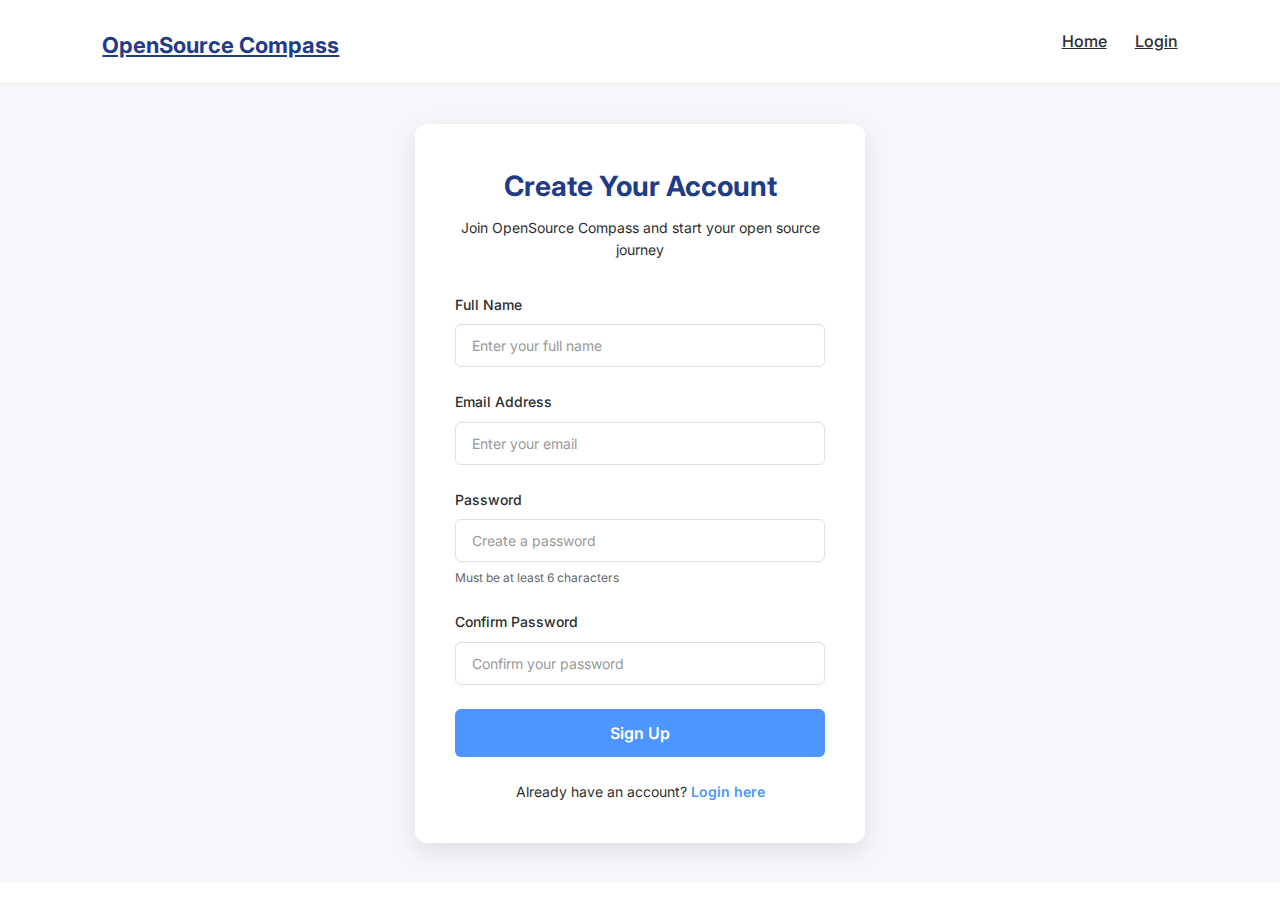
<file: signup.html>
<!DOCTYPE html>
<html lang="en">
<head>
    <meta charset="UTF-8">
    <title>Sign Up - OpenSource Compass</title>
    <meta name="viewport" content="width=device-width, initial-scale=1.0">
    <link href="https://fonts.googleapis.com/css2?family=Inter:wght@400;600;700&display=swap" rel="stylesheet">
    <link rel="stylesheet" href="css/style.css">
    <link rel="stylesheet" href="css/auth.css">
</head>
<body>
    <!-- Navbar -->
    <header>
        <h1><a href="index.html">OpenSource Compass</a></h1>
        <nav>
            <a href="index.html">Home</a>
            <a href="login.html">Login</a>
        </nav>
    </header>

    <!-- Sign Up Section -->
    <section class="auth-section">
        <div class="auth-container">
            <div class="auth-card">
                <h2>Create Your Account</h2>
                <p class="auth-subtitle">Join OpenSource Compass and start your open source journey</p>
                
                <form id="signupForm" class="auth-form">
                    <div class="form-group">
                        <label for="name">Full Name</label>
                        <input type="text" id="name" name="name" required placeholder="Enter your full name">
                        <span class="error-message" id="nameError"></span>
                    </div>

                    <div class="form-group">
                        <label for="email">Email Address</label>
                        <input type="email" id="email" name="email" required placeholder="Enter your email">
                        <span class="error-message" id="emailError"></span>
                    </div>

                    <div class="form-group">
                        <label for="password">Password</label>
                        <input type="password" id="password" name="password" required placeholder="Create a password">
                        <span class="error-message" id="passwordError"></span>
                        <small class="form-hint">Must be at least 6 characters</small>
                    </div>

                    <div class="form-group">
                        <label for="confirmPassword">Confirm Password</label>
                        <input type="password" id="confirmPassword" name="confirmPassword" required placeholder="Confirm your password">
                        <span class="error-message" id="confirmPasswordError"></span>
                    </div>

                    <button type="submit" class="auth-button">Sign Up</button>
                </form>

                <div class="auth-footer">
                    <p>Already have an account? <a href="login.html">Login here</a></p>
                </div>
            </div>
        </div>
    </section>

    <script src="js/auth.js"></script>
</body>
</html>
</file>
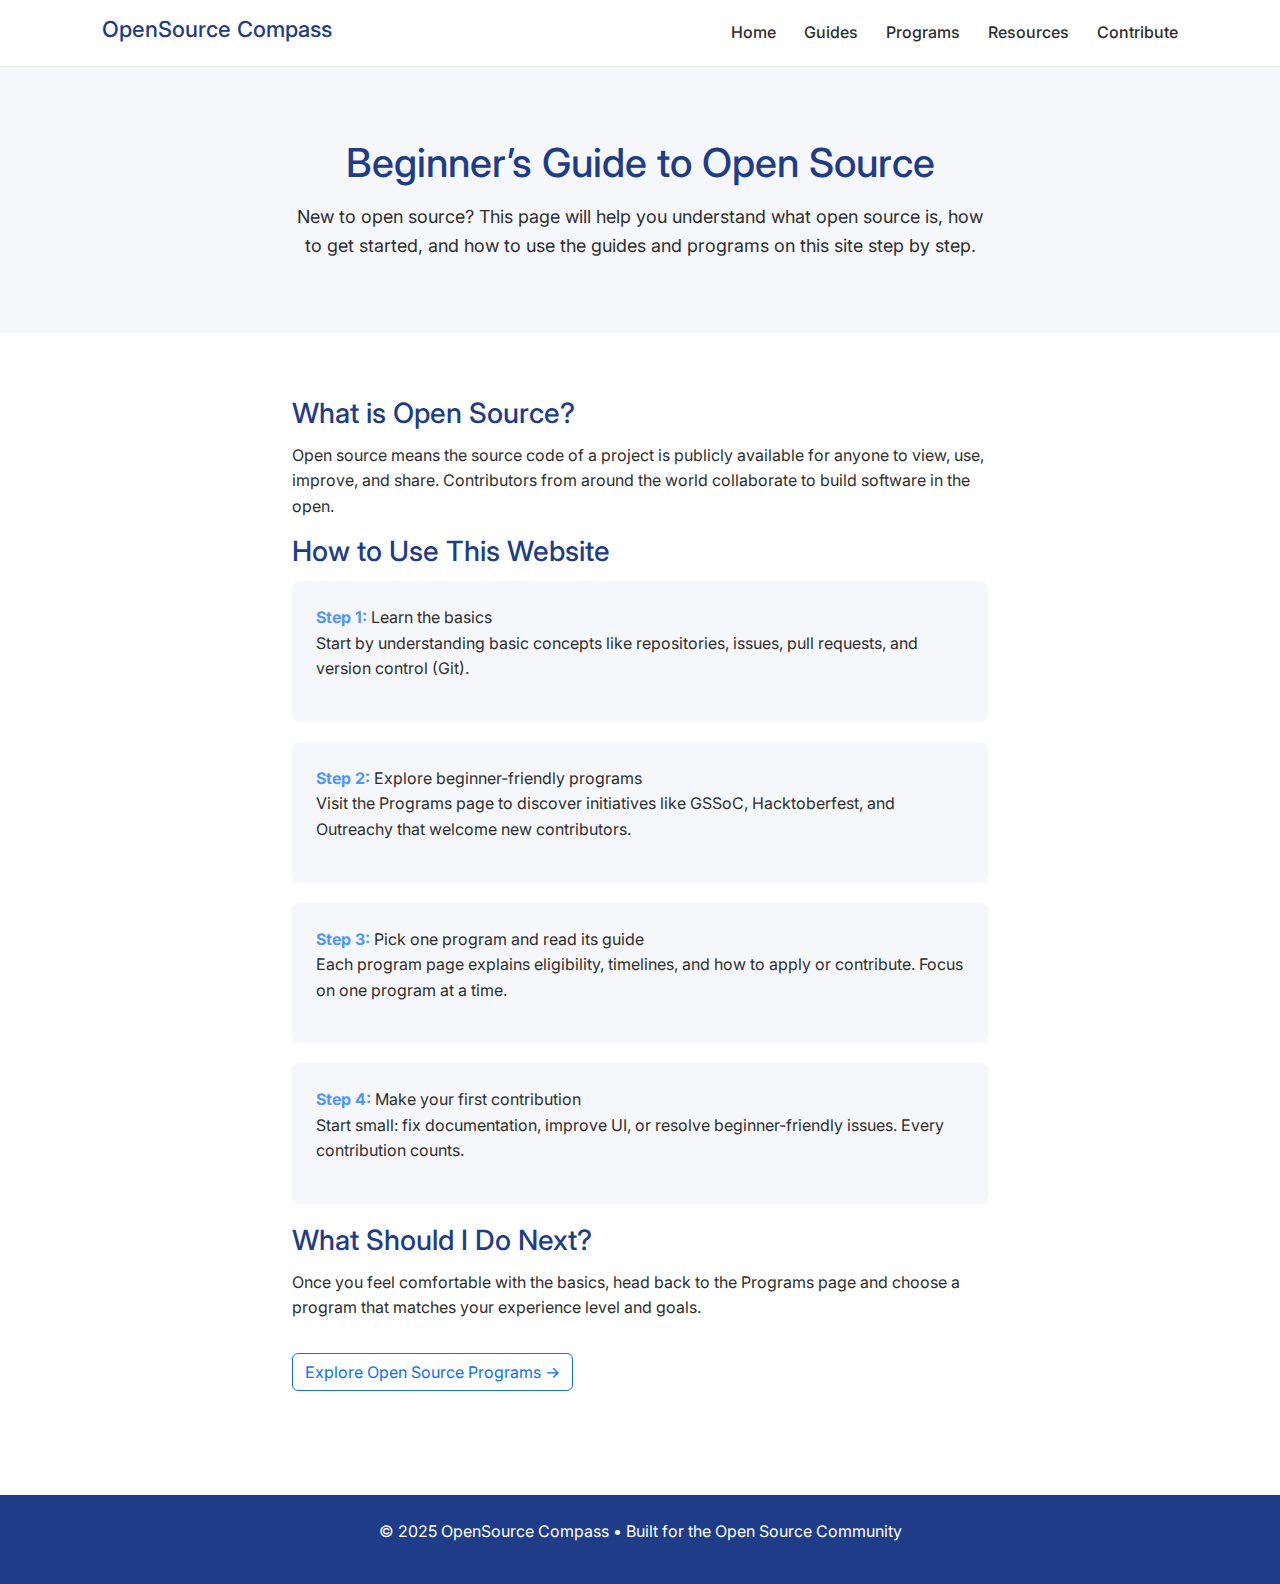
<file: pages/beginners-guide.html>
<!DOCTYPE html>
<html lang="en">

<head>
    <meta charset="UTF-8">
    <title>Beginner’s Guide to Open Source</title>
    <meta name="viewport" content="width=device-width, initial-scale=1.0">

    <!-- Google Font -->
    <link href="https://fonts.googleapis.com/css2?family=Inter:wght@400;600;700&display=swap" rel="stylesheet">
    <link href="https://cdn.jsdelivr.net/npm/bootstrap@5.3.8/dist/css/bootstrap.min.css" rel="stylesheet">
    <link rel="stylesheet" href="../css/beginners-guide.css">

</head>

<body>

    <!-- Navbar -->
    <header>
        <h1>OpenSource Compass</h1>
        <nav>
            <a href="index.html">Home</a>
            <a href="guides.html">Guides</a>
            <a href="programs.html">Programs</a>
            <a href="Resources.html">Resources</a>
            <a href="Contribute.html">Contribute</a>
        </nav>
        
    </header>

    <!-- Hero -->
    <div class="hero">
        <h2>Beginner’s Guide to Open Source</h2>
        <p>
            New to open source? This page will help you understand what open source is,
            how to get started, and how to use the guides and programs on this site step by step.
        </p>
    </div>

    <!-- Content -->
    <section>
        <h3>What is Open Source?</h3>
        <p>
            Open source means the source code of a project is publicly available for anyone
            to view, use, improve, and share. Contributors from around the world collaborate
            to build software in the open.
        </p>

        <h3>How to Use This Website</h3>

        <div class="step">
            <span>Step 1:</span> Learn the basics
            <p>
                Start by understanding basic concepts like repositories, issues, pull requests,
                and version control (Git).
            </p>
        </div>

        <div class="step">
            <span>Step 2:</span> Explore beginner-friendly programs
            <p>
                Visit the Programs page to discover initiatives like GSSoC, Hacktoberfest,
                and Outreachy that welcome new contributors.
            </p>
        </div>

        <div class="step">
            <span>Step 3:</span> Pick one program and read its guide
            <p>
                Each program page explains eligibility, timelines, and how to apply or contribute.
                Focus on one program at a time.
            </p>
        </div>

        <div class="step">
            <span>Step 4:</span> Make your first contribution
            <p>
                Start small: fix documentation, improve UI, or resolve beginner-friendly issues.
                Every contribution counts.
            </p>
        </div>

        <h3>What Should I Do Next?</h3>
        <p>
            Once you feel comfortable with the basics, head back to the Programs page and
            choose a program that matches your experience level and goals.
        </p>

        <a href="programs.html" class="btn btn-outline-primary mt-3">
            Explore Open Source Programs →
        </a>
    </section>

    <footer>
        <p>© 2025 OpenSource Compass • Built for the Open Source Community</p>
    </footer>

    <script src="https://cdn.jsdelivr.net/npm/bootstrap@5.3.8/dist/js/bootstrap.bundle.min.js"></script>

    <script>
        const themeToggle = document.getElementById("themeToggle");
        const scrollTopBtn = document.getElementById("scrollTopBtn");

        // Theme toggle
        themeToggle.addEventListener("click", () => {
            document.body.classList.toggle("dark-mode");
            themeToggle.textContent =
                document.body.classList.contains("dark-mode") ? "☀️" : "🌙";
        });

        // Scroll-to-top visibility
        window.addEventListener("scroll", () => {
            scrollTopBtn.style.display = window.scrollY > 300 ? "block" : "none";
        });

        // Scroll-to-top action
        scrollTopBtn.addEventListener("click", () => {
            window.scrollTo({ top: 0, behavior: "smooth" });
        });
    </script>

</body>

</html>
</file>
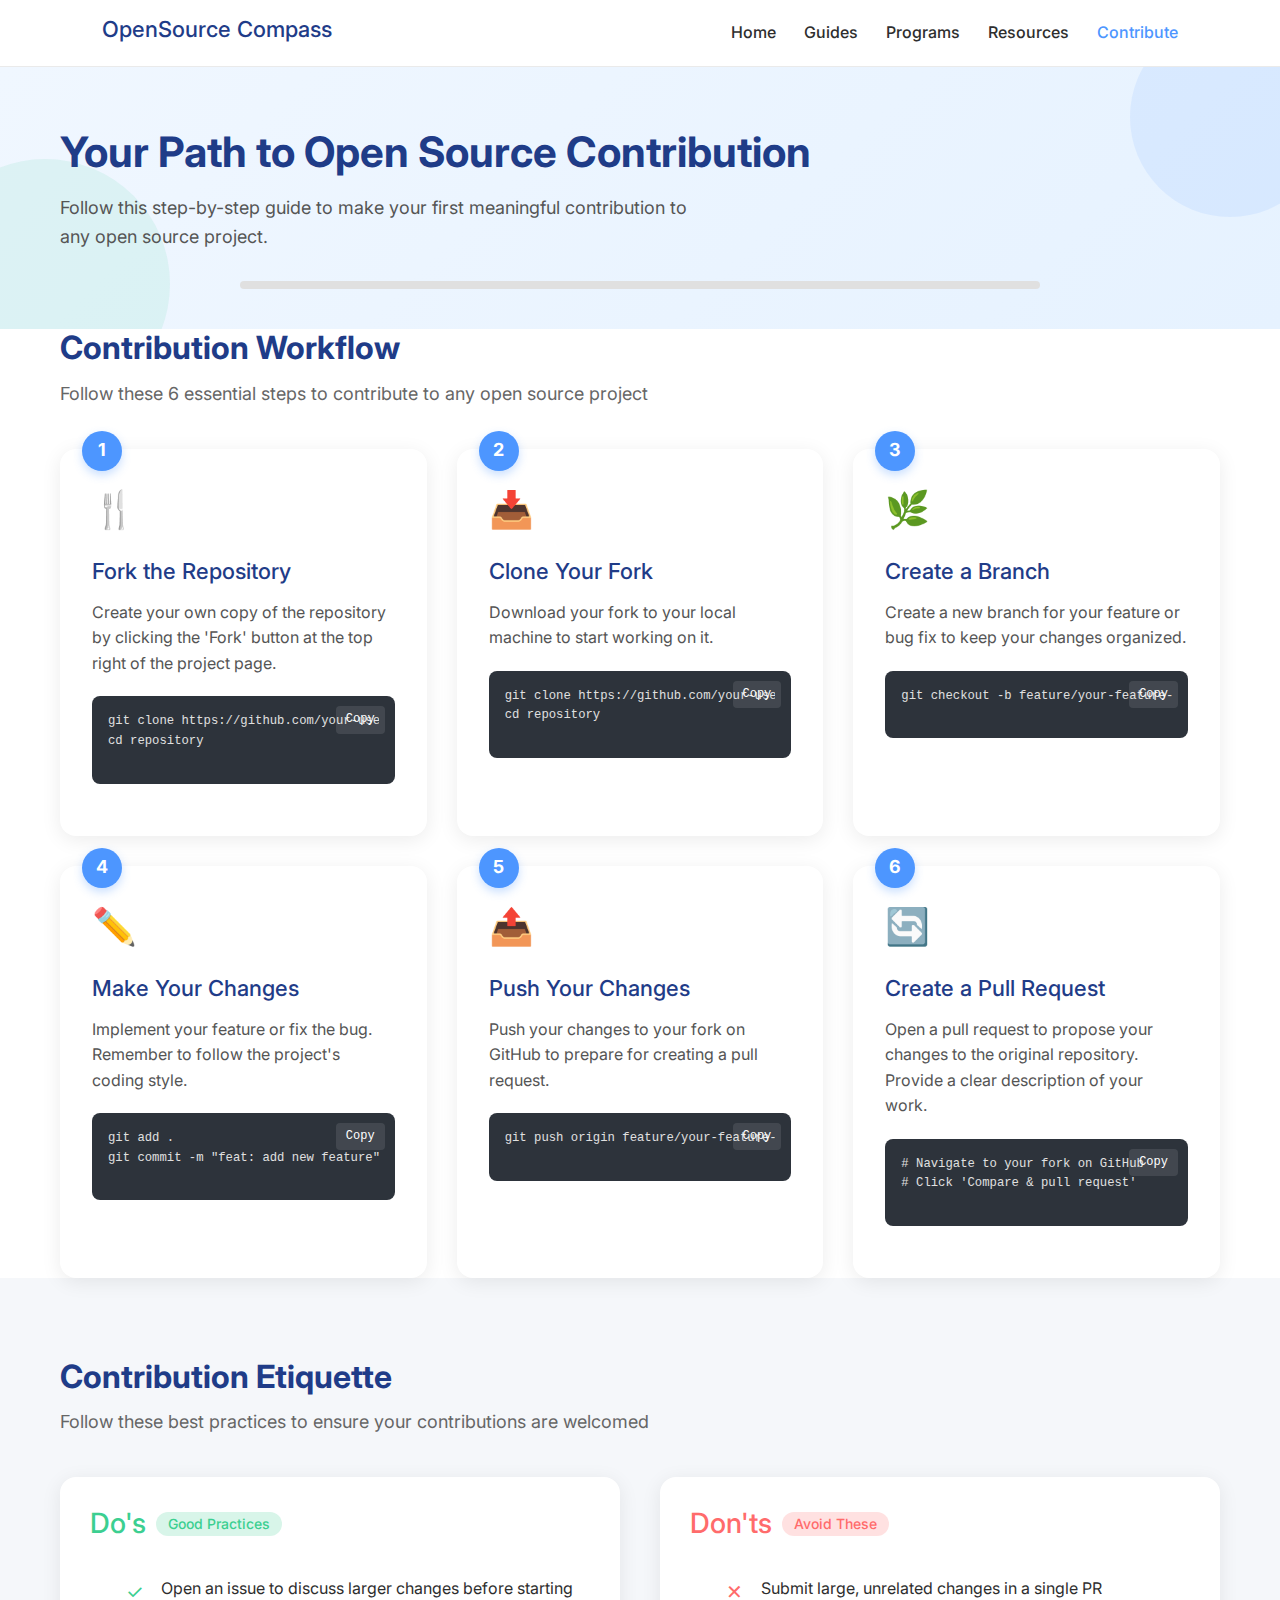
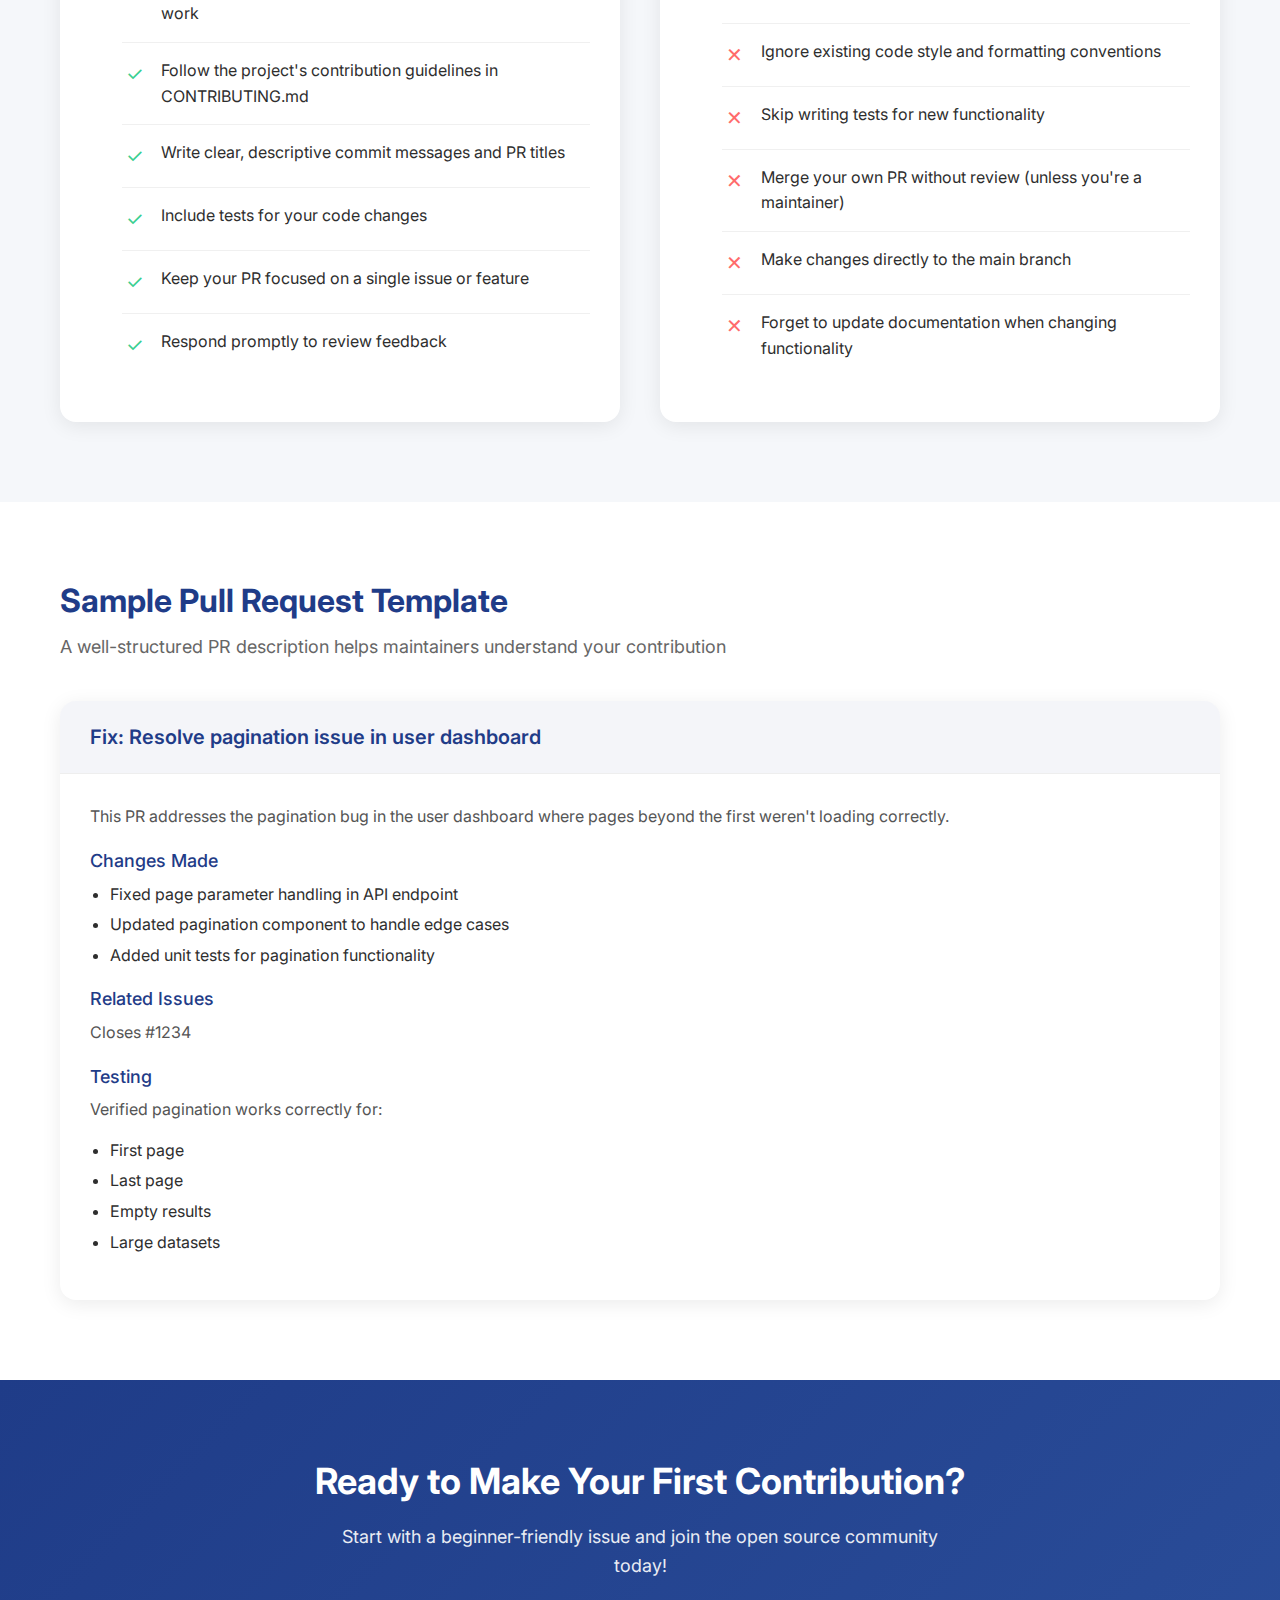
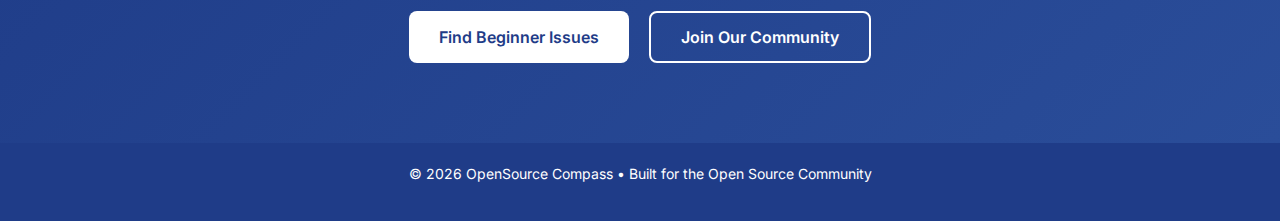
<file: pages/Contribute.html>
<!DOCTYPE html>
<html lang="en">
<head>
    <meta charset="UTF-8">
    <meta name="viewport" content="width=device-width, initial-scale=1.0">
    <title>How to Contribute | OpenSource Compass</title>
    
    <!-- Google Font -->
    <link href="https://fonts.googleapis.com/css2?family=Inter:wght@400;500;600;700&display=swap" rel="stylesheet">
    <link href="https://cdn.jsdelivr.net/npm/bootstrap@5.3.8/dist/css/bootstrap.min.css" rel="stylesheet">
    <link rel="stylesheet" href="../css/contribute.css">
</head>
<body>
    <!-- Navbar -->
    <header>
        <h1>OpenSource Compass</h1>
        <nav>
            <a href="index.html">Home</a>
            <a href="guides.html">Guides</a>
            <a href="programs.html">Programs</a>
            <a href="Resources.html">Resources</a>
            <a href="contribute.html" class="active">Contribute</a>
        </nav>
    </header>

    <main class="contribute-container">
        <!-- Hero Section -->
        <section class="hero-section">
            <div class="container">
                <h1 class="hero-title">Your Path to Open Source Contribution</h1>
                <p class="hero-subtitle">Follow this step-by-step guide to make your first meaningful contribution to any open source project.</p>
                <div class="progress-indicator">
                    <div class="progress-bar">
                        <div class="progress-fill" id="progressFill"></div>
                    </div>
                </div>
            </div>
        </section>

        <!-- Contribution Workflow -->
        <section class="workflow-section">
            <div class="container">
                <h2 class="section-title">Contribution Workflow</h2>
                <p class="section-description">Follow these 6 essential steps to contribute to any open source project</p>
                
                <div class="workflow-container" id="workflowContainer">
                    <!-- Steps will be dynamically inserted here -->
                </div>
            </div>
        </section>

        <!-- Do's and Don'ts -->
        <section class="dos-donts-section">
            <div class="container">
                <h2 class="section-title">Contribution Etiquette</h2>
                <p class="section-description">Follow these best practices to ensure your contributions are welcomed</p>
                
                <div class="dos-donts-grid">
                    <div class="dos-section">
                        <h3>Do's <span class="do-badge">Good Practices</span></h3>
                        <ul class="dos-list">
                            <!-- Do's will be dynamically inserted here -->
                        </ul>
                    </div>
                    <div class="donts-section">
                        <h3>Don'ts <span class="dont-badge">Avoid These</span></h3>
                        <ul class="donts-list">
                            <!-- Don'ts will be dynamically inserted here -->
                        </ul>
                    </div>
                </div>
            </div>
        </section>

        <!-- PR Template -->
        <section class="pr-template-section">
            <div class="container">
                <h2 class="section-title">Sample Pull Request Template</h2>
                <p class="section-description">A well-structured PR description helps maintainers understand your contribution</p>
                
                <div class="pr-template-container">
                    <div class="pr-template-header">
                        <span class="pr-template-title">Fix: Resolve pagination issue in user dashboard</span>
                    </div>
                    <div class="pr-template-body">
                        <p>This PR addresses the pagination bug in the user dashboard where pages beyond the first weren't loading correctly.</p>
                        
                        <h4>Changes Made</h4>
                        <ul>
                            <li>Fixed page parameter handling in API endpoint</li>
                            <li>Updated pagination component to handle edge cases</li>
                            <li>Added unit tests for pagination functionality</li>
                        </ul>
                        
                        <h4>Related Issues</h4>
                        <p>Closes #1234</p>
                        
                        <h4>Testing</h4>
                        <p>Verified pagination works correctly for:</p>
                        <ul>
                            <li>First page</li>
                            <li>Last page</li>
                            <li>Empty results</li>
                            <li>Large datasets</li>
                        </ul>
                    </div>
                </div>
            </div>
        </section>

        <!-- Final Call to Action -->
        <section class="cta-section">
            <div class="container">
                <div class="cta-content">
                    <h2>Ready to Make Your First Contribution?</h2>
                    <p>Start with a beginner-friendly issue and join the open source community today!</p>
                    <div class="cta-buttons">
                        <button class="btn btn-primary">Find Beginner Issues</button>
                        <button class="btn btn-secondary">Join Our Community</button>
                    </div>
                </div>
            </div>
        </section>
    </main>

    <!-- Footer -->
    <footer>
        <p>© 2026 OpenSource Compass • Built for the Open Source Community</p>
    </footer>

    <script src="../Js_scripts/contribute.js"></script>
</body>
</html>
</file>
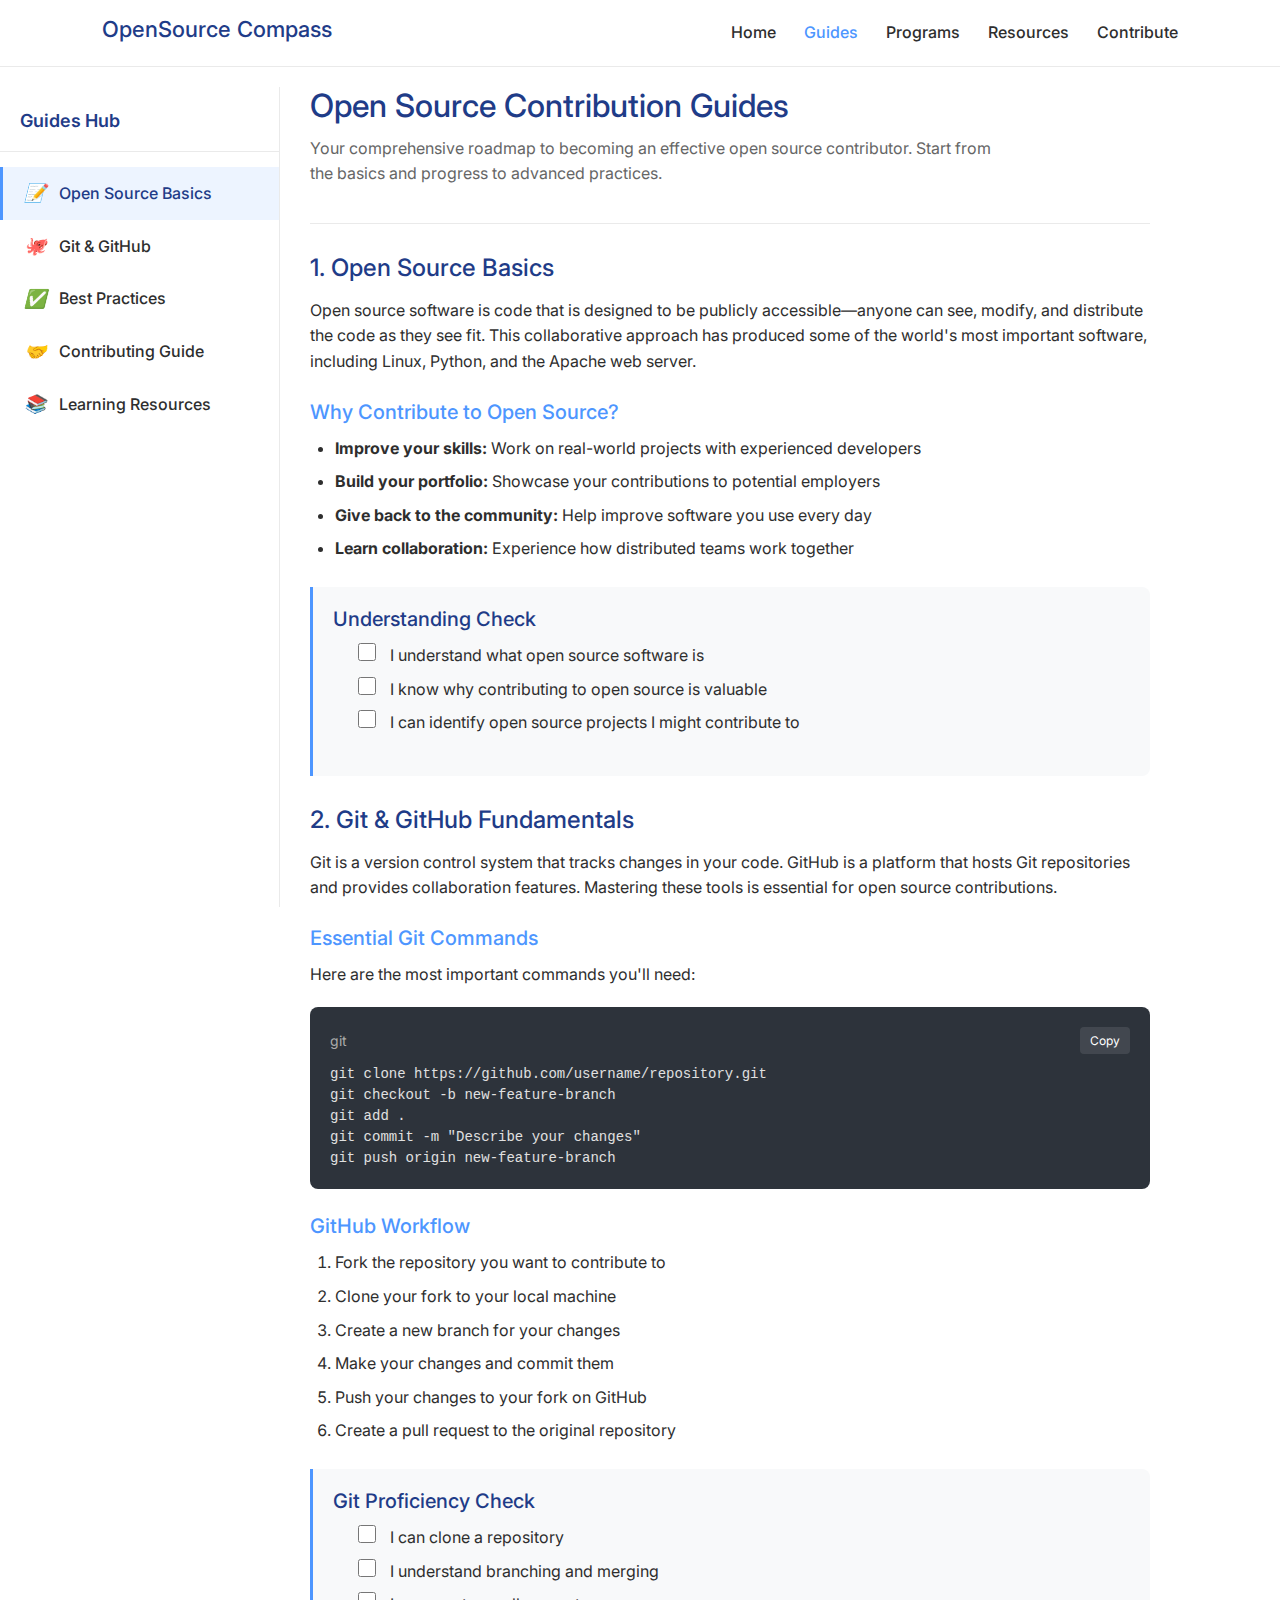
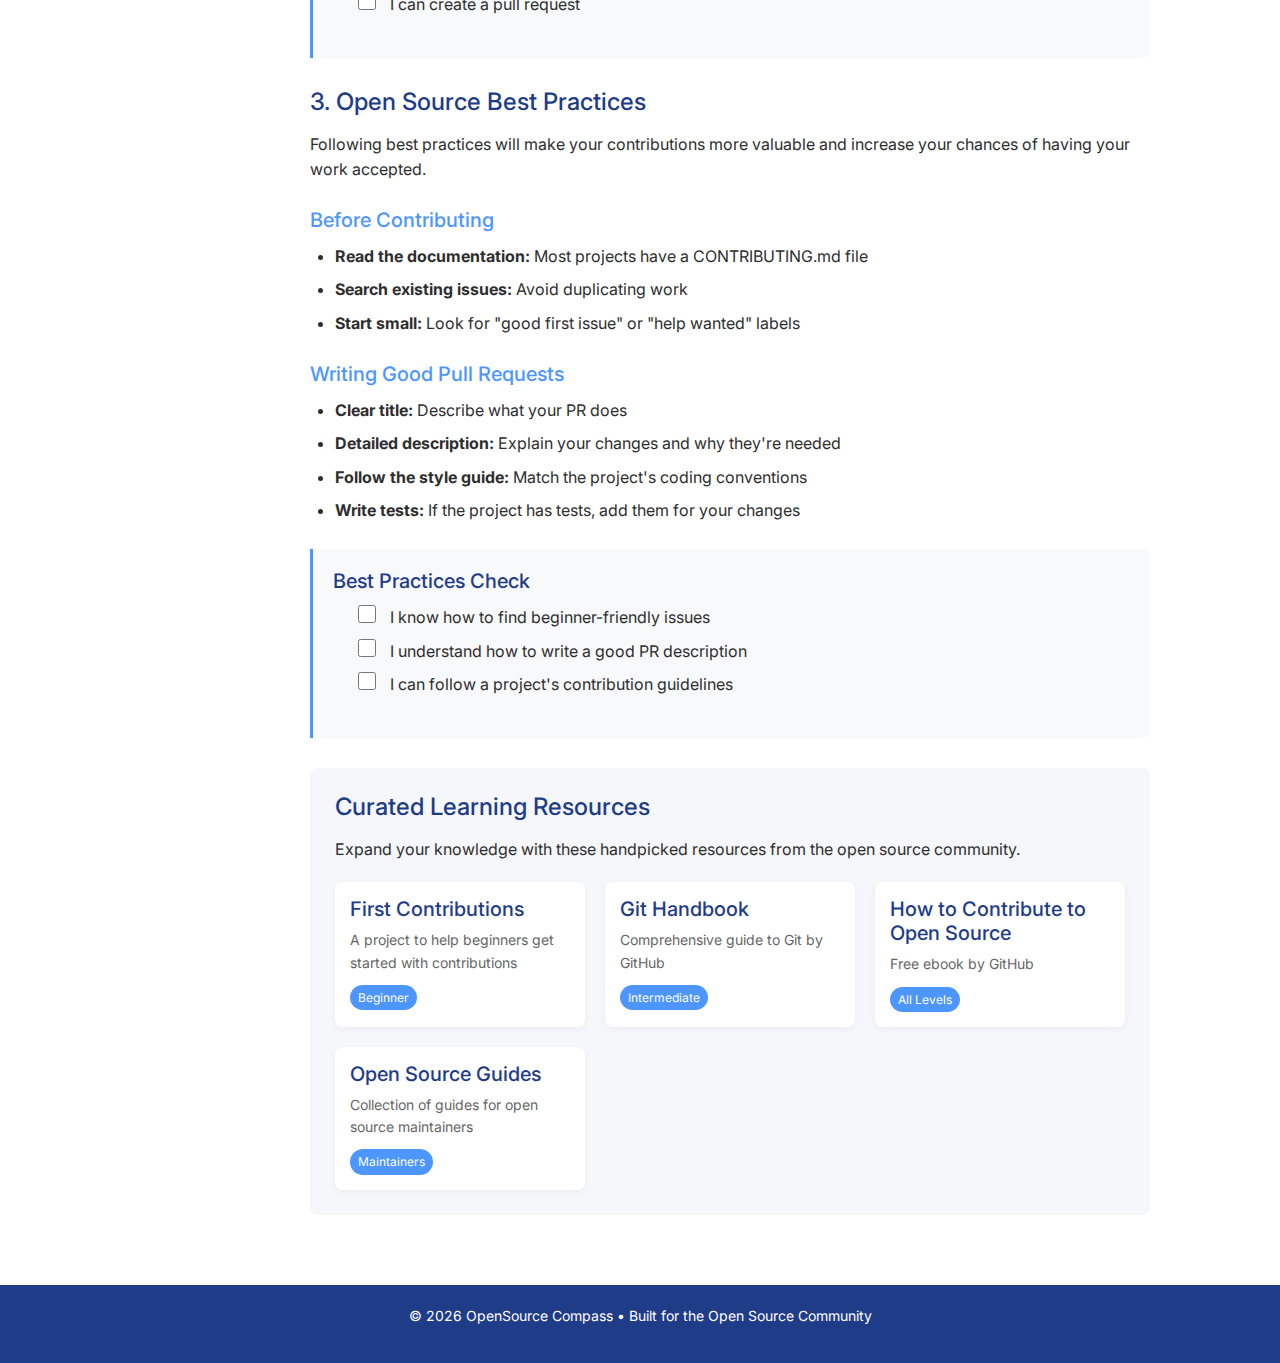
<file: pages/guides.html>
<!DOCTYPE html>
<html lang="en">
<head>
    <meta charset="UTF-8">
    <meta name="viewport" content="width=device-width, initial-scale=1.0">
    <title>Guides | OpenSource Compass</title>
    
    <!-- Google Font -->
    <link href="https://fonts.googleapis.com/css2?family=Inter:wght@400;500;600;700&display=swap" rel="stylesheet">
    <link href="https://cdn.jsdelivr.net/npm/bootstrap@5.3.8/dist/css/bootstrap.min.css" rel="stylesheet">
    <link rel="stylesheet" href="../css/guides.css">
</head>
<body>
    <!-- Navbar -->
    <header>
        <h1>OpenSource Compass</h1>
        <nav>
            <a href="index.html">Home</a>
            <a href="guides.html" class="active">Guides</a>
            <a href="programs.html">Programs</a>
            <a href="Resources.html">Resources</a>
            <a href="Contribute.html">Contribute</a>
        </nav>
    </header>

    <div class="main-container">
        <!-- Sidebar -->
        <aside class="sidebar" id="sidebar">
            <div class="sidebar-header">
                <div class="sidebar-title">Guides Hub</div>
                <button class="toggle-sidebar" id="toggle-sidebar">≡</button>
            </div>
            <ul class="sidebar-menu">
                <li><a href="#basics" class="active"><i>📝</i> <span class="menu-text">Open Source Basics</span></a></li>
                <li><a href="#git"><i>🐙</i> <span class="menu-text">Git & GitHub</span></a></li>
                <li><a href="#best-practices"><i>✅</i> <span class="menu-text">Best Practices</span></a></li>
                <li><a href="#contributing"><i>🤝</i> <span class="menu-text">Contributing Guide</span></a></li>
                <li><a href="#resources"><i>📚</i> <span class="menu-text">Learning Resources</span></a></li>
            </ul>
        </aside>

        <!-- Main Content -->
        <main class="main-content">
            <div class="guide-header">
                <h2>Open Source Contribution Guides</h2>
                <p>Your comprehensive roadmap to becoming an effective open source contributor. Start from the basics and progress to advanced practices.</p>
            </div>

            <div class="guide-content">
                <!-- Open Source Basics Section -->
                <section id="basics">
                    <h3>1. Open Source Basics</h3>
                    <p>Open source software is code that is designed to be publicly accessible—anyone can see, modify, and distribute the code as they see fit. This collaborative approach has produced some of the world's most important software, including Linux, Python, and the Apache web server.</p>
                    
                    <h4>Why Contribute to Open Source?</h4>
                    <ul>
                        <li><strong>Improve your skills:</strong> Work on real-world projects with experienced developers</li>
                        <li><strong>Build your portfolio:</strong> Showcase your contributions to potential employers</li>
                        <li><strong>Give back to the community:</strong> Help improve software you use every day</li>
                        <li><strong>Learn collaboration:</strong> Experience how distributed teams work together</li>
                    </ul>
                    
                    <div class="progress-section">
                        <h4>Understanding Check</h4>
                        <ul class="progress-items">
                            <li><input type="checkbox" class="progress-checkbox" id="check1"> <label for="check1">I understand what open source software is</label></li>
                            <li><input type="checkbox" class="progress-checkbox" id="check2"> <label for="check2">I know why contributing to open source is valuable</label></li>
                            <li><input type="checkbox" class="progress-checkbox" id="check3"> <label for="check3">I can identify open source projects I might contribute to</label></li>
                        </ul>
                    </div>
                </section>

                <!-- Git & GitHub Section -->
                <section id="git">
                    <h3>2. Git & GitHub Fundamentals</h3>
                    <p>Git is a version control system that tracks changes in your code. GitHub is a platform that hosts Git repositories and provides collaboration features. Mastering these tools is essential for open source contributions.</p>
                    
                    <h4>Essential Git Commands</h4>
                    <p>Here are the most important commands you'll need:</p>
                    
                    <div class="code-block">
                        <div class="code-header">
                            <span class="code-language">git</span>
                            <button class="copy-btn">Copy</button>
                        </div>
                        <pre>git clone https://github.com/username/repository.git
git checkout -b new-feature-branch
git add .
git commit -m "Describe your changes"
git push origin new-feature-branch</pre>
                    </div>
                    
                    <h4>GitHub Workflow</h4>
                    <ol>
                        <li>Fork the repository you want to contribute to</li>
                        <li>Clone your fork to your local machine</li>
                        <li>Create a new branch for your changes</li>
                        <li>Make your changes and commit them</li>
                        <li>Push your changes to your fork on GitHub</li>
                        <li>Create a pull request to the original repository</li>
                    </ol>
                    
                    <div class="progress-section">
                        <h4>Git Proficiency Check</h4>
                        <ul class="progress-items">
                            <li><input type="checkbox" class="progress-checkbox" id="check4"> <label for="check4">I can clone a repository</label></li>
                            <li><input type="checkbox" class="progress-checkbox" id="check5"> <label for="check5">I understand branching and merging</label></li>
                            <li><input type="checkbox" class="progress-checkbox" id="check6"> <label for="check6">I can create a pull request</label></li>
                        </ul>
                    </div>
                </section>

                <!-- Best Practices Section -->
                <section id="best-practices">
                    <h3>3. Open Source Best Practices</h3>
                    <p>Following best practices will make your contributions more valuable and increase your chances of having your work accepted.</p>
                    
                    <h4>Before Contributing</h4>
                    <ul>
                        <li><strong>Read the documentation:</strong> Most projects have a CONTRIBUTING.md file</li>
                        <li><strong>Search existing issues:</strong> Avoid duplicating work</li>
                        <li><strong>Start small:</strong> Look for "good first issue" or "help wanted" labels</li>
                    </ul>
                    
                    <h4>Writing Good Pull Requests</h4>
                    <ul>
                        <li><strong>Clear title:</strong> Describe what your PR does</li>
                        <li><strong>Detailed description:</strong> Explain your changes and why they're needed</li>
                        <li><strong>Follow the style guide:</strong> Match the project's coding conventions</li>
                        <li><strong>Write tests:</strong> If the project has tests, add them for your changes</li>
                    </ul>
                    
                    <div class="progress-section">
                        <h4>Best Practices Check</h4>
                        <ul class="progress-items">
                            <li><input type="checkbox" class="progress-checkbox" id="check7"> <label for="check7">I know how to find beginner-friendly issues</label></li>
                            <li><input type="checkbox" class="progress-checkbox" id="check8"> <label for="check8">I understand how to write a good PR description</label></li>
                            <li><input type="checkbox" class="progress-checkbox" id="check9"> <label for="check9">I can follow a project's contribution guidelines</label></li>
                        </ul>
                    </div>
                </section>

                <!-- Resources Section -->
                <section id="resources">
                    <div class="resources-section">
                        <h3>Curated Learning Resources</h3>
                        <p>Expand your knowledge with these handpicked resources from the open source community.</p>
                        
                        <div class="resource-list">
                            <div class="resource-card">
                                <h5>First Contributions</h5>
                                <p>A project to help beginners get started with contributions</p>
                                <span class="resource-tag">Beginner</span>
                            </div>
                            <div class="resource-card">
                                <h5>Git Handbook</h5>
                                <p>Comprehensive guide to Git by GitHub</p>
                                <span class="resource-tag">Intermediate</span>
                            </div>
                            <div class="resource-card">
                                <h5>How to Contribute to Open Source</h5>
                                <p>Free ebook by GitHub</p>
                                <span class="resource-tag">All Levels</span>
                            </div>
                            <div class="resource-card">
                                <h5>Open Source Guides</h5>
                                <p>Collection of guides for open source maintainers</p>
                                <span class="resource-tag">Maintainers</span>
                            </div>
                        </div>
                    </div>
                </section>
            </div>
        </main>
    </div>

    <!-- Footer -->
    <footer>
        <p>© 2026 OpenSource Compass • Built for the Open Source Community</p>
    </footer>

    <!-- Overlay for mobile sidebar -->
    <div class="overlay" id="overlay"></div>

    <script src="../Js_scripts/guides.js"></script>
</body>
</html>
</file>
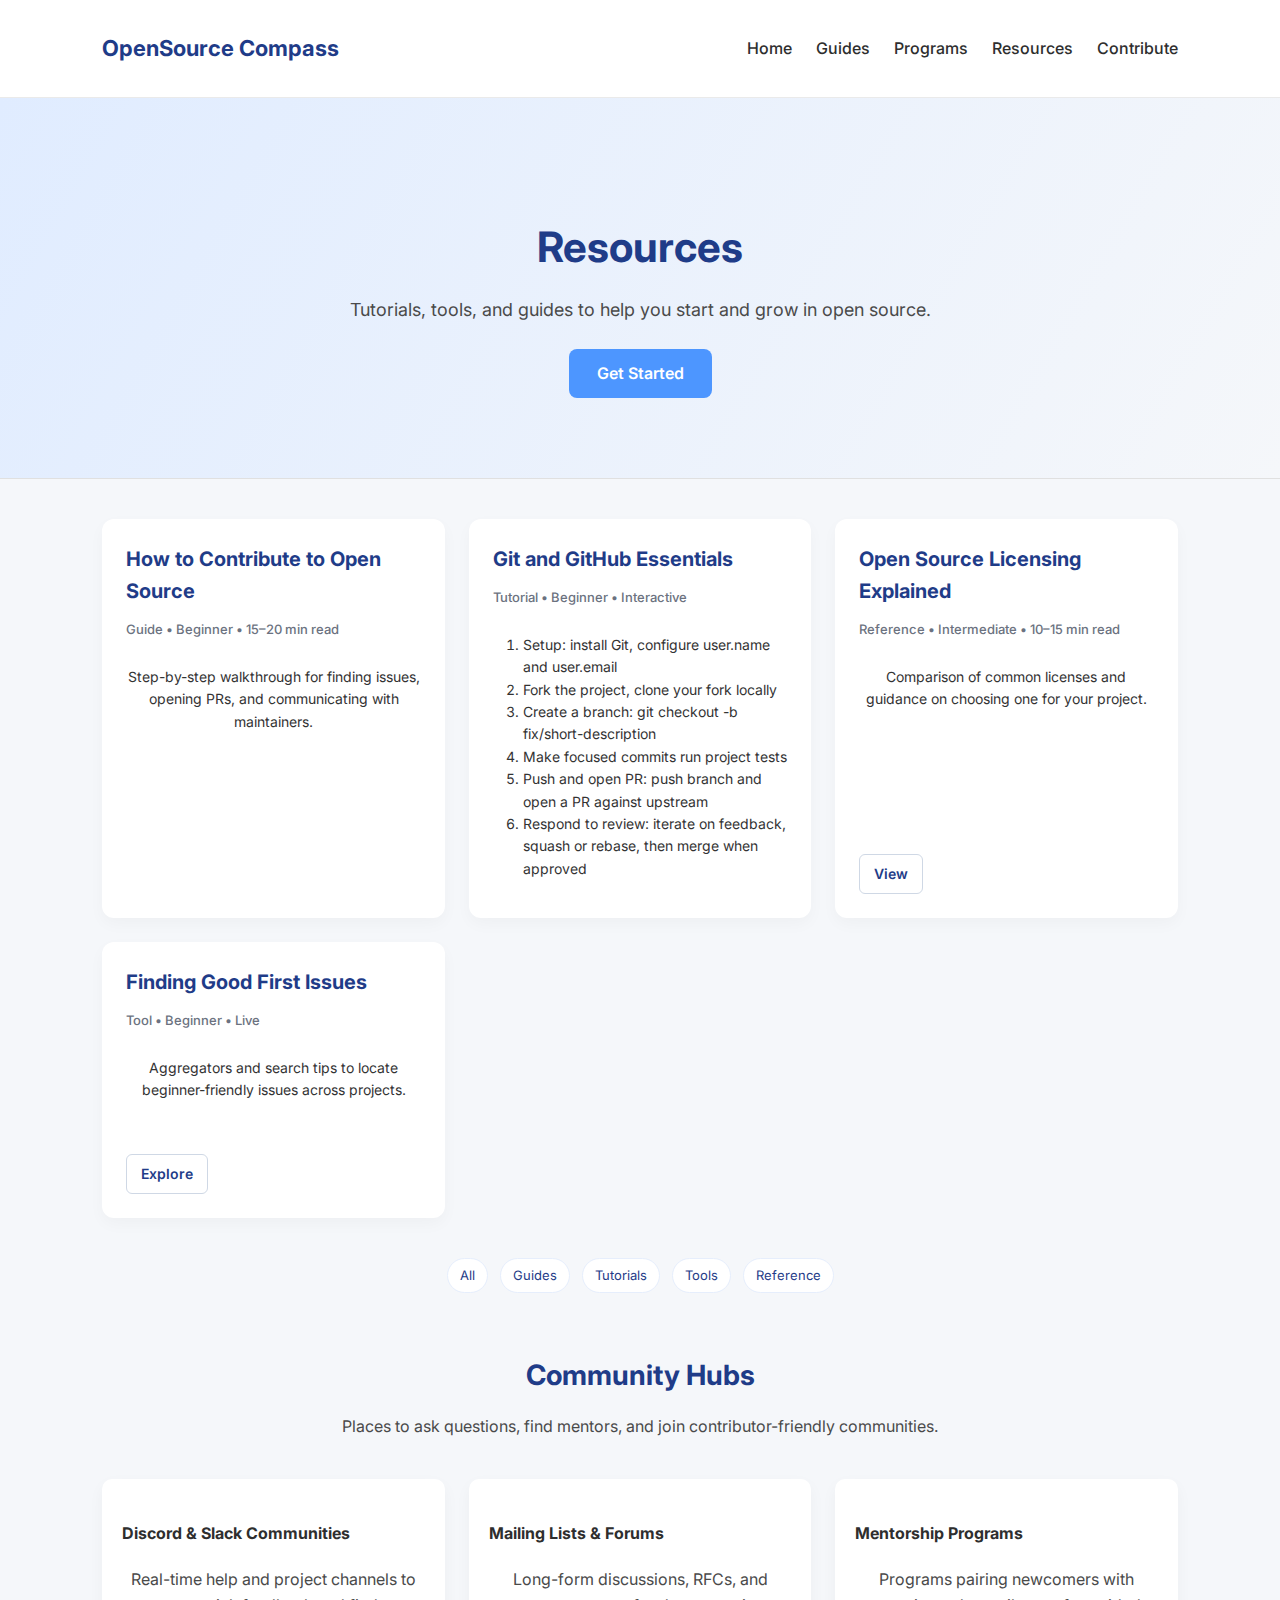
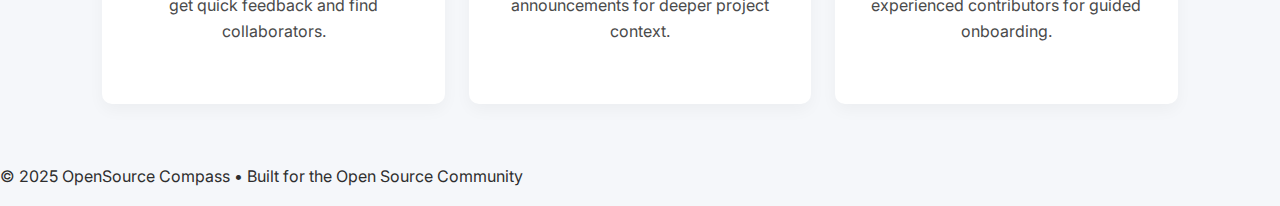
<file: pages/Resources.html>
<!DOCTYPE html>
<html lang="en">
<head>
  <meta charset="utf-8" />
  <title>OpenSource Compass — Resources</title>
  <meta name="viewport" content="width=device-width, initial-scale=1" />
  <link href="https://fonts.googleapis.com/css2?family=Inter:wght@400;600;700&display=swap" rel="stylesheet" />
  <link rel="stylesheet" href="../css/resources.css" />
</head>
<body>

<header>
    <h1>OpenSource Compass</h1>
    <nav>
        <a href="index.html">Home</a>
        <a href="guides.html">Guides</a>
        <a href="programs.html">Programs</a>
        <a href="Resources.html">Resources</a>
        <a href="Contribute.html">Contribute</a>
    </nav>
</header>

<section class="resources-hero">
  <h2>Resources</h2>
  <p>Tutorials, tools, and guides to help you start and grow in open source.</p>
  <a href="#" class="btn-primary">Get Started</a>
</section>

<section>
  <div class="resources-grid">
    <article class="resource-card">
      <h4>How to Contribute to Open Source</h4>
      <div class="resource-meta">Guide • Beginner • 15–20 min read</div>
      <p>Step-by-step walkthrough for finding issues, opening PRs, and communicating with maintainers.</p>
    </article>

    <article class="resource-card">
      <h4>Git and GitHub Essentials</h4>
      <div class="resource-meta">Tutorial • Beginner • Interactive</div>
      <ol>
        <li>Setup: install Git, configure user.name and user.email</li>
        <li>Fork the project, clone your fork locally</li>
        <li>Create a branch: git checkout -b fix/short-description</li>
        <li>Make focused commits run project tests</li>
        <li>Push and open PR: push branch and open a PR against upstream</li>
        <li>Respond to review: iterate on feedback, squash or rebase, then merge when approved</li>
      </ol>
    </article>

    <article class="resource-card">
      <h4>Open Source Licensing Explained</h4>
      <div class="resource-meta">Reference • Intermediate • 10–15 min read</div>
      <p>Comparison of common licenses and guidance on choosing one for your project.</p>
      <div class="resource-actions">
        <a class="btn-outline" href="https://github.com/sayeeg-11/OpenSource-Compass">View</a>
      </div>
    </article>

    <article class="resource-card">
      <h4>Finding Good First Issues</h4>
      <div class="resource-meta">Tool • Beginner • Live</div>
      <p>Aggregators and search tips to locate beginner-friendly issues across projects.</p>
      <div class="resource-actions">
        <a class="btn-outline" href="https://github.com/sayeeg-11/OpenSource-Compass">Explore</a>
      </div>
    </article>
  </div>
</section>

<div class="filters">
  <span class="filter-pill active" data-filter="all">All</span>
  <span class="filter-pill" data-filter="guide">Guides</span>
  <span class="filter-pill" data-filter="tutorial">Tutorials</span>
  <span class="filter-pill" data-filter="tool">Tools</span>
  <span class="filter-pill" data-filter="reference">Reference</span>
</div>

<section>
  <h3>Community Hubs</h3>
  <p>Places to ask questions, find mentors, and join contributor-friendly communities.</p>
  <div class="card-container">
    <div class="card">
      <h4>Discord & Slack Communities</h4>
      <p>Real-time help and project channels to get quick feedback and find collaborators.</p>
    </div>
    <div class="card">
      <h4>Mailing Lists & Forums</h4>
      <p>Long-form discussions, RFCs, and announcements for deeper project context.</p>
    </div>
    <div class="card">
      <h4>Mentorship Programs</h4>
      <p>Programs pairing newcomers with experienced contributors for guided onboarding.</p>
    </div>
  </div>
</section>

<footer>
  <p>© 2025 OpenSource Compass • Built for the Open Source Community</p>
</footer>
<script src="../Js_scripts/resources.js"></script>
</body>
</html>
</file>
<file: css/style.css>
/* =========================
   Global Variables
========================= */
:root {
    --primary-blue: #1F3C88;
    --secondary-blue: #4D96FF;
    --light-gray: #F5F7FA;
    --text-dark: #2E2E2E;
    --success-green: #3CCF91;
    --white: #FFFFFF;
    
    /* Shredded Colors */
    --shred-1: #FF4D4D;
    --shred-2: #4D96FF;
    --shred-3: #FFD93D;
    
    /* New Animation & Glassmorphism Variables */
    --glass-bg: rgba(255, 255, 255, 0.7);
    --transition-speed: 0.3s;
    --anim-curve: cubic-bezier(0.25, 0.46, 0.45, 0.94);
}

/* =========================
   Reset & Base Styles
========================= */
* {
    margin: 0;
    padding: 0;
    box-sizing: border-box;
    font-family: 'Inter', sans-serif;
}

body {
    background-color: var(--white);
    color: var(--text-dark);
    line-height: 1.6;
    overflow-x: hidden; 
}

/* =========================
   Shredded Background Effect
========================= */
.shredded-bg {
    position: relative;
    overflow: hidden;
}

.shredded-bg::before {
    content: "";
    position: absolute;
    top: -50px;
    right: -10%;
    width: 400px;
    height: 400px;
    background: linear-gradient(135deg, var(--shred-1), var(--shred-3));
    clip-path: polygon(10% 0%, 100% 0%, 90% 100%, 0% 100%, 25% 50%);
    opacity: 0.15;
    z-index: -1;
    transform: rotate(15deg);
}

.shredded-bg::after {
    content: "";
    position: absolute;
    bottom: -50px;
    left: -5%;
    width: 300px;
    height: 300px;
    background: linear-gradient(135deg, var(--shred-2), var(--shred-1));
    clip-path: polygon(0% 15%, 100% 30%, 85% 85%, 15% 100%);
    opacity: 0.1;
    z-index: -1;
    transform: rotate(-10deg);
}

/* =========================
   Header / Navbar
========================= */
header {
    background-color: var(--white);
    border-bottom: 1px solid #eaeaea;
    padding: 16px 8%;
    display: flex;
    justify-content: space-between;
    align-items: center;
    position: sticky;
    top: 0;
    z-index: 1000;
}

header h1 a {
    color: var(--primary-blue);
    font-size: 22px;
    font-weight: 700;
}

nav a {
    margin-left: 24px;
    font-weight: 500;
    color: var(--text-dark);
    transition: color 0.3s ease;
}

nav a:hover {
    color: var(--secondary-blue);
}

/* =========================
   Hero Section (Applying Shredded BG)
========================= */
.hero {
    background-color: var(--light-gray);
    padding: 100px 8%;
    display: flex;
    flex-direction: column;
    align-items: flex-start;
}

.hero h2 {
    font-size: 48px;
    color: var(--primary-blue);
    margin-bottom: 16px;
}

.hero p {
    max-width: 600px;
    font-size: 18px;
    margin-bottom: 32px;
    color: #555;
}

.hero button {
    background-color: var(--secondary-blue);
    color: var(--white);
    border: none;
    padding: 16px 32px;
    font-size: 16px;
    font-weight: 600;
    border-radius: 8px;
    cursor: pointer;
    transition: var(--transition-speed) var(--anim-curve);
    box-shadow: 0 4px 15px rgba(77, 150, 255, 0.3);
}

.hero button:hover {
    background-color: var(--primary-blue);
    transform: translateY(-3px);
    box-shadow: 0 8px 25px rgba(77, 150, 255, 0.4);
}

/* =========================
   Cards & Grid
========================= */
.card-grid {
    display: grid;
    grid-template-columns: repeat(auto-fit, minmax(280px, 1fr));
    gap: 30px;
    margin-top: 40px;
}

.card {
    background: var(--white);
    padding: 30px;
    border-radius: 16px;
    border: 1px solid #f0f0f0;
    box-shadow: 0 10px 30px rgba(0, 0, 0, 0.05);
    transition: transform 0.4s ease, box-shadow 0.4s ease;
}

.card:hover {
    transform: translateY(-10px);
    box-shadow: 0 20px 40px rgba(0, 0, 0, 0.1);
    border-color: var(--secondary-blue);
}

.card h4 {
    margin-bottom: 12px;
    color: var(--primary-blue);
    font-size: 20px;
}

/* =========================
   Footer (Shredded Look)
========================= */
footer {
    background-color: var(--primary-blue);
    color: var(--white);
    text-align: center;
    padding: 40px 8%;
    position: relative;
}

footer::before {
    content: "";
    position: absolute;
    top: 0;
    left: 0;
    width: 100%;
    height: 15px;
    background: var(--white);
    clip-path: polygon(0 0, 5% 100%, 10% 0, 15% 100%, 20% 0, 25% 100%, 30% 0, 35% 100%, 40% 0, 45% 100%, 50% 0, 55% 100%, 60% 0, 65% 100%, 70% 0, 75% 100%, 80% 0, 85% 100%, 90% 0, 95% 100%, 100% 0);
}

/* =========================
   Animations
========================= */
.fade-in-up {
    opacity: 0;
    transform: translateY(30px);
    transition: opacity 0.8s var(--anim-curve), transform 0.8s var(--anim-curve);
}

.fade-in-up.active {
    opacity: 1;
    transform: translateY(0);
}

/* Scroll To Top */
#scrollTopBtn {
    position: fixed;
    bottom: 30px;
    right: 30px;
    background: var(--secondary-blue);
    color: white;
    border: none;
    width: 50px;
    height: 50px;
    border-radius: 50%;
    cursor: pointer;
    box-shadow: 0 5px 15px rgba(0,0,0,0.2);
    display: none;
    z-index: 99;
}
</file>
<file: css/navigation.css>
/* Sidebar Styles */
.nav-sidebar {
    width: 250px;
    background: var(--white);
    border-right: 1px solid #eee;
    padding: 20px;
    height: 100vh;
    position: sticky;
    top: 0;
}

.nav-sidebar a {
    display: block;
    padding: 10px;
    color: var(--text-dark);
    border-radius: 6px;
    margin-bottom: 5px;
}

.nav-sidebar a.active {
    background: var(--light-gray);
    color: var(--secondary-blue);
    font-weight: 600;
}

/* Breadcrumbs */
.breadcrumb {
    padding: 10px 8%;
    font-size: 14px;
    color: #666;
}

.breadcrumb a { color: var(--secondary-blue); }

/* Search Overlay */
#searchResults {
    position: absolute;
    top: 100%;
    right: 8%;
    width: 300px;
    background: white;
    box-shadow: 0 10px 25px rgba(0,0,0,0.1);
    border-radius: 8px;
    display: none;
    z-index: 1001;
}
</file>
<file: css/auth.css>
/* =========================
   Authentication Pages Styles
========================= */

.auth-section {
    min-height: calc(100vh - 200px);
    display: flex;
    align-items: center;
    justify-content: center;
    padding: 40px 8%;
    background-color: var(--light-gray);
}

.auth-container {
    width: 100%;
    max-width: 450px;
}

.auth-card {
    background-color: var(--white);
    padding: 40px;
    border-radius: 12px;
    box-shadow: 0 8px 24px rgba(0, 0, 0, 0.1);
}

.auth-card h2 {
    color: var(--primary-blue);
    font-size: 28px;
    margin-bottom: 8px;
    text-align: center;
}

.auth-subtitle {
    text-align: center;
    color: var(--text-dark);
    margin-bottom: 32px;
    font-size: 14px;
}

.auth-form {
    width: 100%;
}

.form-group {
    margin-bottom: 24px;
}

.form-group label {
    display: block;
    margin-bottom: 8px;
    color: var(--text-dark);
    font-weight: 500;
    font-size: 14px;
}

.form-group input {
    width: 100%;
    padding: 12px 16px;
    border: 1px solid #e0e0e0;
    border-radius: 6px;
    font-size: 14px;
    font-family: 'Inter', sans-serif;
    transition: border-color 0.3s ease, box-shadow 0.3s ease;
    box-sizing: border-box;
}

.form-group input:focus {
    outline: none;
    border-color: var(--secondary-blue);
    box-shadow: 0 0 0 3px rgba(77, 150, 255, 0.1);
}

.form-group input::placeholder {
    color: #999;
}

.error-message {
    display: none;
    color: #e74c3c;
    font-size: 12px;
    margin-top: 6px;
}

.form-hint {
    display: block;
    color: #666;
    font-size: 12px;
    margin-top: 6px;
}

.form-options {
    margin-bottom: 24px;
    display: flex;
    justify-content: space-between;
    align-items: center;
}

.checkbox-label {
    display: flex;
    align-items: center;
    cursor: pointer;
    font-size: 14px;
    color: var(--text-dark);
}

.checkbox-label input[type="checkbox"] {
    width: auto;
    margin-right: 8px;
    cursor: pointer;
}

.auth-button {
    width: 100%;
    background-color: var(--secondary-blue);
    color: var(--white);
    border: none;
    padding: 14px;
    font-size: 16px;
    font-weight: 600;
    border-radius: 6px;
    cursor: pointer;
    transition: background-color 0.3s ease, transform 0.2s ease;
    font-family: 'Inter', sans-serif;
}

.auth-button:hover {
    background-color: var(--primary-blue);
    transform: translateY(-1px);
}

.auth-button:active {
    transform: translateY(0);
}

.auth-footer {
    margin-top: 24px;
    text-align: center;
}

.auth-footer p {
    color: var(--text-dark);
    font-size: 14px;
}

.auth-footer a {
    color: var(--secondary-blue);
    text-decoration: none;
    font-weight: 600;
    transition: color 0.3s ease;
}

.auth-footer a:hover {
    color: var(--primary-blue);
    text-decoration: underline;
}

/* =========================
   Profile Icon Styles
========================= */

.profile-icon {
    width: 36px;
    height: 36px;
    border-radius: 50%;
    background-color: var(--secondary-blue);
    color: var(--white);
    display: flex;
    align-items: center;
    justify-content: center;
    cursor: pointer;
    margin-left: 16px;
    font-weight: 600;
    font-size: 14px;
    transition: background-color 0.3s ease, transform 0.2s ease;
    border: 2px solid transparent;
    text-decoration: none;
}

.profile-icon:hover {
    background-color: var(--primary-blue);
    transform: scale(1.05);
}

.profile-dropdown {
    position: relative;
    display: inline-block;
}

.profile-menu {
    display: none;
    position: absolute;
    right: 0;
    top: calc(100% + 8px);
    background-color: var(--white);
    min-width: 200px;
    box-shadow: 0 8px 24px rgba(0, 0, 0, 0.15);
    border-radius: 8px;
    z-index: 1000;
    overflow: hidden;
}

.profile-menu.active {
    display: block;
}

.profile-menu-item {
    padding: 12px 16px;
    color: var(--text-dark);
    text-decoration: none;
    display: block;
    transition: background-color 0.2s ease;
    font-size: 14px;
    border-bottom: 1px solid #f0f0f0;
}

.profile-menu-item:last-child {
    border-bottom: none;
}

.profile-menu-item:hover {
    background-color: var(--light-gray);
    color: var(--primary-blue);
}

.profile-menu-item.logout {
    color: #e74c3c;
}

.profile-menu-item.logout:hover {
    background-color: #fee;
    color: #c0392b;
}

/* =========================
   Responsive Design
========================= */

@media (max-width: 768px) {
    .auth-section {
        padding: 20px 4%;
        min-height: calc(100vh - 150px);
    }

    .auth-card {
        padding: 32px 24px;
    }

    .auth-card h2 {
        font-size: 24px;
    }

    .profile-menu {
        right: 8%;
        min-width: 180px;
    }
}

@media (max-width: 480px) {
    .auth-card {
        padding: 24px 20px;
    }

    .auth-card h2 {
        font-size: 22px;
    }

    .form-group {
        margin-bottom: 20px;
    }

    .profile-icon {
        width: 32px;
        height: 32px;
        font-size: 12px;
        margin-left: 12px;
    }
}
</file>
<file: css/beginners-guide.css>
:root {
    --primary-blue: #1F3C88;
    --secondary-blue: #4D96FF;
    --light-gray: #F5F7FA;
    --text-dark: #2E2E2E;
    --white: #FFFFFF;
}

body {
    font-family: 'Inter', sans-serif;
    color: var(--text-dark);
    background-color: var(--white);
    line-height: 1.6;
}

header {
    border-bottom: 1px solid #eaeaea;
    padding: 16px 8%;
    display: flex;
    justify-content: space-between;
    align-items: center;
}

header h1 {
    color: var(--primary-blue);
    font-size: 22px;
}

nav a {
    margin-left: 24px;
    text-decoration: none;
    color: var(--text-dark);
    font-weight: 500;
}

nav a:hover {
    color: var(--secondary-blue);
}

.hero {
    background-color: var(--light-gray);
    padding: 72px 8%;
    text-align: center;
}

.hero h2 {
    font-size: 40px;
    color: var(--primary-blue);
    margin-bottom: 16px;
}

.hero p {
    max-width: 700px;
    margin: 0 auto;
    font-size: 18px;
}

section {
    padding: 64px 8%;
    max-width: 900px;
    margin: auto;
}

section h3 {
    color: var(--primary-blue);
    margin-bottom: 12px;
}

.step {
    background-color: var(--light-gray);
    border-radius: 8px;
    padding: 24px;
    margin-bottom: 20px;
    animation: fadeUp 0.6s ease both;
}

.step span {
    font-weight: 700;
    color: var(--secondary-blue);
}

footer {
    background-color: var(--primary-blue);
    color: var(--white);
    text-align: center;
    padding: 24px;
    margin-top: 40px;
}

/* ---------- Dark Mode ---------- */
.dark-mode {
    background-color: #0f172a;
    color: #e5e7eb;
}

.dark-mode .hero,
.dark-mode section,
.dark-mode .step {
    background-color: #111827;
}

.dark-mode h1,
.dark-mode h2,
.dark-mode h3 {
    color: #93c5fd;
}

.dark-mode nav a {
    color: #e5e7eb;
}

/* ---------- Theme Toggle Button ---------- */
.theme-toggle {
    position: fixed;
    bottom: 24px;
    right: 24px;
    background: var(--secondary-blue);
    color: white;
    border: none;
    border-radius: 50%;
    width: 48px;
    height: 48px;
    font-size: 20px;
    cursor: pointer;
    box-shadow: 0 6px 16px rgba(0, 0, 0, 0.2);
    z-index: 999;
}

.theme-toggle:hover {
    background: var(--primary-blue);
}

/* ---------- Scroll To Top ---------- */
.scroll-top {
    position: fixed;
    bottom: 24px;
    right: 84px;
    display: none;
    background: #e5e7eb;
    color: #1f2937;
    border: none;
    border-radius: 50%;
    width: 44px;
    height: 44px;
    font-size: 18px;
    cursor: pointer;
    box-shadow: 0 6px 16px rgba(0, 0, 0, 0.2);
    z-index: 999;
}

.scroll-top:hover {
    background: #d1d5db;
}

@keyframes fadeUp {
    from {
        opacity: 0;
        transform: translateY(12px);
    }
    to {
        opacity: 1;
        transform: translateY(0);
    }
}
</file>
<file: css/contribute.css>
:root {
    --primary-blue: #1F3C88;
    --secondary-blue: #4D96FF;
    --light-gray: #F5F7FA;
    --text-dark: #2E2E2E;
    --success-green: #3CCF91;
    --warning-red: #FF6B6B;
    --warning-orange: #FF9F43;
    --white: #FFFFFF;
    --card-shadow: 0 4px 20px rgba(0, 0, 0, 0.08);
    --transition: all 0.3s ease;
}

* {
    margin: 0;
    padding: 0;
    box-sizing: border-box;
    font-family: 'Inter', sans-serif;
}

body {
    background-color: var(--white);
    color: var(--text-dark);
    line-height: 1.6;
    display: flex;
    flex-direction: column;
    min-height: 100vh;
}

/* ---------- Navbar ---------- */
header {
    background-color: var(--white);
    border-bottom: 1px solid #eaeaea;
    padding: 16px 8%;
    display: flex;
    justify-content: space-between;
    align-items: center;
    position: sticky;
    top: 0;
    z-index: 100;
}

header h1 {
    color: var(--primary-blue);
    font-size: 22px;
}

nav a {
    margin-left: 24px;
    text-decoration: none;
    color: var(--text-dark);
    font-weight: 500;
    transition: color 0.2s;
}

nav a:hover, nav a.active {
    color: var(--secondary-blue);
}

/* ---------- Hero Section ---------- */
.hero-section {
    background: linear-gradient(135deg, #f0f7ff 0%, #e6f2ff 100%);
    padding: 60px 0 40px;
    position: relative;
    overflow: hidden;
}

.hero-section::before {
    content: "";
    position: absolute;
    top: -50px;
    right: -50px;
    width: 200px;
    height: 200px;
    border-radius: 50%;
    background: rgba(77, 150, 255, 0.1);
}

.hero-section::after {
    content: "";
    position: absolute;
    bottom: -80px;
    left: -80px;
    width: 250px;
    height: 250px;
    border-radius: 50%;
    background: rgba(61, 207, 145, 0.1);
}

.container {
    max-width: 1200px;
    margin: 0 auto;
    padding: 0 20px;
    position: relative;
    z-index: 2;
}

.hero-title {
    font-size: 42px;
    color: var(--primary-blue);
    margin-bottom: 16px;
    font-weight: 700;
    line-height: 1.2;
}

.hero-subtitle {
    font-size: 18px;
    max-width: 650px;
    margin-bottom: 30px;
    color: #555;
}

/* ---------- Progress Indicator ---------- */
.progress-indicator {
    max-width: 800px;
    margin: 0 auto;
}

.progress-bar {
    height: 8px;
    background: #e0e0e0;
    border-radius: 4px;
    overflow: hidden;
}

.progress-fill {
    height: 100%;
    background: var(--secondary-blue);
    width: 0%;
    transition: width 0.5s ease;
    border-radius: 4px;
}

/* ---------- Section Styles ---------- */
.section-title {
    font-size: 32px;
    color: var(--primary-blue);
    margin-bottom: 12px;
    font-weight: 700;
}

.section-description {
    font-size: 18px;
    max-width: 700px;
    margin-bottom: 40px;
    color: #666;
}

/* ---------- Workflow Section ---------- */
.workflow-container {
    display: grid;
    grid-template-columns: repeat(auto-fit, minmax(300px, 1fr));
    gap: 30px;
    margin-top: 20px;
}

.workflow-step {
    background: var(--white);
    border-radius: 16px;
    padding: 30px;
    box-shadow: var(--card-shadow);
    position: relative;
    transition: var(--transition);
    border: 2px solid transparent;
}

.workflow-step:hover {
    transform: translateY(-5px);
    box-shadow: 0 10px 25px rgba(0, 0, 0, 0.12);
}

.workflow-step.completed {
    border-color: var(--success-green);
    background: rgba(60, 207, 145, 0.05);
}

.workflow-step-number {
    position: absolute;
    top: -20px;
    left: 20px;
    width: 40px;
    height: 40px;
    border-radius: 50%;
    background: var(--secondary-blue);
    color: white;
    display: flex;
    align-items: center;
    justify-content: center;
    font-weight: 700;
    font-size: 18px;
    box-shadow: 0 4px 10px rgba(77, 150, 255, 0.3);
}

.workflow-step-icon {
    font-size: 36px;
    margin-bottom: 20px;
    color: var(--secondary-blue);
}

.workflow-step-title {
    font-size: 22px;
    margin-bottom: 15px;
    color: var(--primary-blue);
}

.workflow-step-description {
    margin-bottom: 20px;
    color: #555;
}

.code-block {
    background: #2d333b;
    border-radius: 8px;
    padding: 16px;
    margin: 20px 0;
    position: relative;
    font-family: monospace;
    font-size: 14px;
    color: #e0e0e0;
    overflow-x: auto;
}

.copy-btn {
    position: absolute;
    top: 10px;
    right: 10px;
    background: rgba(255, 255, 255, 0.1);
    border: none;
    color: #fff;
    padding: 4px 10px;
    border-radius: 4px;
    cursor: pointer;
    font-size: 12px;
    transition: background 0.2s;
}

.copy-btn:hover {
    background: rgba(255, 255, 255, 0.2);
}

.copy-btn.copied {
    background: var(--success-green);
}

/* ---------- Do's and Don'ts Section ---------- */
.dos-donts-section {
    padding: 80px 0;
    background: var(--light-gray);
}

.dos-donts-grid {
    display: grid;
    grid-template-columns: repeat(auto-fit, minmax(300px, 1fr));
    gap: 40px;
}

.dos-section, .donts-section {
    background: var(--white);
    padding: 30px;
    border-radius: 16px;
    box-shadow: var(--card-shadow);
}

.dos-section h3 {
    color: var(--success-green);
    margin-bottom: 20px;
    display: flex;
    align-items: center;
    gap: 10px;
}

.donts-section h3 {
    color: var(--warning-red);
    margin-bottom: 20px;
    display: flex;
    align-items: center;
    gap: 10px;
}

.do-badge, .dont-badge {
    padding: 4px 12px;
    border-radius: 20px;
    font-size: 14px;
    font-weight: 500;
}

.do-badge {
    background: rgba(60, 207, 145, 0.2);
    color: var(--success-green);
}

.dont-badge {
    background: rgba(255, 107, 107, 0.2);
    color: var(--warning-red);
}

.dos-list, .donts-list {
    list-style: none;
}

.dos-list li, .donts-list li {
    padding: 15px 0;
    border-bottom: 1px solid #f0f0f0;
    display: flex;
    align-items: flex-start;
    gap: 15px;
}

.dos-list li:last-child, .donts-list li:last-child {
    border-bottom: none;
}

.check-icon, .cross-icon {
    font-size: 20px;
    min-width: 24px;
    display: flex;
    align-items: center;
    justify-content: center;
}

.check-icon {
    color: var(--success-green);
}

.cross-icon {
    color: var(--warning-red);
}

/* ---------- PR Template Section ---------- */
.pr-template-section {
    padding: 80px 0;
}

.pr-template-container {
    background: var(--white);
    border-radius: 16px;
    box-shadow: var(--card-shadow);
    overflow: hidden;
}

.pr-template-header {
    background: rgba(31, 60, 136, 0.05);
    padding: 20px 30px;
    border-bottom: 1px solid #eee;
}

.pr-template-title {
    font-weight: 600;
    color: var(--primary-blue);
    font-size: 20px;
}

.pr-template-body {
    padding: 30px;
}

.pr-template-body h4 {
    margin: 20px 0 10px;
    color: var(--primary-blue);
    font-size: 18px;
}

.pr-template-body ul {
    padding-left: 20px;
    margin-bottom: 15px;
}

.pr-template-body li {
    margin-bottom: 5px;
}

.pr-template-body p {
    margin-bottom: 15px;
    color: #555;
}

/* ---------- CTA Section ---------- */
.cta-section {
    padding: 80px 0;
    background: linear-gradient(135deg, var(--primary-blue) 0%, #2a4d99 100%);
    color: white;
    text-align: center;
}

.cta-content h2 {
    font-size: 36px;
    margin-bottom: 20px;
    font-weight: 700;
}

.cta-content p {
    font-size: 18px;
    max-width: 600px;
    margin: 0 auto 30px;
    opacity: 0.9;
}

.cta-buttons {
    display: flex;
    justify-content: center;
    gap: 20px;
    flex-wrap: wrap;
}

.btn {
    padding: 12px 30px;
    border-radius: 8px;
    font-weight: 600;
    font-size: 16px;
    cursor: pointer;
    transition: var(--transition);
    border: none;
    text-decoration: none;
    display: inline-block;
}

.btn-primary {
    background: var(--white);
    color: var(--primary-blue);
}

.btn-primary:hover {
    background: rgba(255, 255, 255, 0.9);
    transform: translateY(-3px);
    box-shadow: 0 5px 15px rgba(0, 0, 0, 0.2);
}

.btn-secondary {
    background: transparent;
    color: var(--white);
    border: 2px solid var(--white);
}

.btn-secondary:hover {
    background: rgba(255, 255, 255, 0.1);
    transform: translateY(-3px);
}

/* ---------- Footer ---------- */
footer {
    background-color: var(--primary-blue);
    color: var(--white);
    text-align: center;
    padding: 20px;
    margin-top: auto;
}

footer p {
    font-size: 14px;
}

/* ---------- Responsive Design ---------- */
@media (max-width: 992px) {
    .hero-title {
        font-size: 36px;
    }
    
    .workflow-container {
        grid-template-columns: 1fr;
    }
}

@media (max-width: 768px) {
    header {
        padding: 16px 5%;
    }
    
    .hero-title {
        font-size: 30px;
    }
    
    .section-title {
        font-size: 28px;
    }
    
    .dos-donts-grid {
        grid-template-columns: 1fr;
    }
    
    .cta-buttons {
        flex-direction: column;
        align-items: center;
    }
    
    .btn {
        width: 100%;
        max-width: 300px;
    }
}
</file>
<file: css/guides.css>
:root {
    --primary-blue: #1F3C88;
    --secondary-blue: #4D96FF;
    --light-gray: #F5F7FA;
    --text-dark: #2E2E2E;
    --success-green: #3CCF91;
    --white: #FFFFFF;
    --sidebar-width: 280px;
    --sidebar-collapsed-width: 70px;
}

* {
    margin: 0;
    padding: 0;
    box-sizing: border-box;
    font-family: 'Inter', sans-serif;
}

body {
    background-color: var(--white);
    color: var(--text-dark);
    line-height: 1.6;
    display: flex;
    min-height: 100vh;
    flex-direction: column;
}

/* ---------- Navbar ---------- */
header {
    background-color: var(--white);
    border-bottom: 1px solid #eaeaea;
    padding: 16px 8%;
    display: flex;
    justify-content: space-between;
    align-items: center;
    position: sticky;
    top: 0;
    z-index: 100;
}

header h1 {
    color: var(--primary-blue);
    font-size: 22px;
}

nav a {
    margin-left: 24px;
    text-decoration: none;
    color: var(--text-dark);
    font-weight: 500;
    transition: color 0.2s;
}

nav a:hover, nav a.active {
    color: var(--secondary-blue);
}

/* ---------- Main Layout ---------- */
.main-container {
    display: flex;
    flex: 1;
    padding-top: 20px;
}

/* ---------- Sidebar ---------- */
.sidebar {
    width: var(--sidebar-width);
    background-color: var(--white);
    border-right: 1px solid #eaeaea;
    padding: 20px 0;
    transition: all 0.3s ease;
    position: sticky;
    top: 80px;
    height: calc(100vh - 80px);
    overflow-y: auto;
}

.sidebar.collapsed {
    width: var(--sidebar-collapsed-width);
}

.sidebar-header {
    display: flex;
    justify-content: space-between;
    align-items: center;
    padding: 0 20px 15px;
    border-bottom: 1px solid #eaeaea;
}

.sidebar-title {
    font-size: 18px;
    font-weight: 600;
    color: var(--primary-blue);
}

.toggle-sidebar {
    background: none;
    border: none;
    font-size: 20px;
    cursor: pointer;
    color: var(--primary-blue);
    display: none;
}

.sidebar-menu {
    list-style: none;
    padding: 15px 0 0;
    margin: 0;
}

.sidebar-menu li {
    padding: 0;
    margin: 0;
}

.sidebar-menu a {
    display: flex;
    align-items: center;
    padding: 12px 20px;
    text-decoration: none;
    color: var(--text-dark);
    font-weight: 500;
    transition: all 0.2s;
    border-left: 3px solid transparent;
}

.sidebar-menu a:hover, .sidebar-menu a.active {
    background-color: rgba(77, 150, 255, 0.1);
    border-left: 3px solid var(--secondary-blue);
    color: var(--primary-blue);
}

.sidebar-menu a i {
    margin-right: 12px;
    font-size: 18px;
    min-width: 24px;
    text-align: center;
}

.sidebar.collapsed .sidebar-title,
.sidebar.collapsed .menu-text {
    display: none;
}

.sidebar.collapsed .sidebar-menu a {
    justify-content: center;
    padding: 15px 0;
}

.sidebar.collapsed .sidebar-menu a i {
    margin-right: 0;
}

/* ---------- Main Content ---------- */
.main-content {
    flex: 1;
    padding: 0 30px 40px;
    max-width: 900px;
}

.guide-header {
    margin-bottom: 30px;
    padding-bottom: 20px;
    border-bottom: 1px solid #eaeaea;
}

.guide-header h2 {
    font-size: 32px;
    color: var(--primary-blue);
    margin-bottom: 10px;
}

.guide-header p {
    color: #666;
    max-width: 700px;
}

/* ---------- Guide Content ---------- */
.guide-content {
    font-size: 16px;
}

.guide-content h3 {
    font-size: 24px;
    margin: 30px 0 15px;
    color: var(--primary-blue);
}

.guide-content h4 {
    font-size: 20px;
    margin: 25px 0 12px;
    color: var(--secondary-blue);
}

.guide-content p {
    margin-bottom: 20px;
}

.guide-content ul, .guide-content ol {
    margin-bottom: 20px;
    padding-left: 25px;
}

.guide-content li {
    margin-bottom: 8px;
}

/* ---------- Code Blocks ---------- */
.code-block {
    background-color: #2d333b;
    border-radius: 8px;
    padding: 20px;
    margin: 20px 0;
    position: relative;
    overflow-x: auto;
}

.code-header {
    display: flex;
    justify-content: space-between;
    align-items: center;
    margin-bottom: 10px;
}

.code-language {
    color: #aaa;
    font-size: 14px;
}

.copy-btn {
    background: rgba(255, 255, 255, 0.1);
    border: none;
    color: #fff;
    padding: 4px 10px;
    border-radius: 4px;
    cursor: pointer;
    font-size: 12px;
    transition: background 0.2s;
}

.copy-btn:hover {
    background: rgba(255, 255, 255, 0.2);
}

.copy-btn.copied {
    background: var(--success-green);
}

pre {
    margin: 0;
    color: #e0e0e0;
    line-height: 1.5;
    font-size: 14px;
}

/* ---------- Progress Checkboxes ---------- */
.progress-section {
    background-color: #f8f9fa;
    border-left: 3px solid var(--secondary-blue);
    padding: 20px;
    margin: 25px 0;
    border-radius: 0 8px 8px 0;
}

.progress-section h4 {
    margin-top: 0;
    color: var(--primary-blue);
}

.progress-items {
    list-style: none;
    padding: 0;
}

.progress-item {
    margin: 8px 0;
    display: flex;
    align-items: center;
}

.progress-checkbox {
    margin-right: 10px;
    width: 18px;
    height: 18px;
    cursor: pointer;
}

/* ---------- Resources Section ---------- */
.resources-section {
    background-color: var(--light-gray);
    padding: 25px;
    border-radius: 8px;
    margin: 30px 0;
}

.resources-section h3 {
    margin-top: 0;
}

.resource-list {
    display: grid;
    grid-template-columns: repeat(auto-fill, minmax(250px, 1fr));
    gap: 20px;
    margin-top: 20px;
}

.resource-card {
    background: white;
    padding: 15px;
    border-radius: 8px;
    box-shadow: 0 2px 8px rgba(0,0,0,0.05);
    transition: transform 0.2s, box-shadow 0.2s;
}

.resource-card:hover {
    transform: translateY(-3px);
    box-shadow: 0 4px 12px rgba(0,0,0,0.1);
}

.resource-card h5 {
    color: var(--primary-blue);
    margin-bottom: 8px;
}

.resource-card p {
    font-size: 14px;
    color: #666;
    margin-bottom: 10px;
}

.resource-tag {
    display: inline-block;
    background: var(--secondary-blue);
    color: white;
    padding: 3px 8px;
    border-radius: 20px;
    font-size: 12px;
}

/* ---------- Footer ---------- */
footer {
    background-color: var(--primary-blue);
    color: var(--white);
    text-align: center;
    padding: 20px;
    margin-top: auto;
}

footer p {
    font-size: 14px;
}

/* ---------- Responsive Design ---------- */
@media (max-width: 992px) {
    .sidebar {
        position: fixed;
        left: 0;
        top: 80px;
        height: calc(100vh - 80px);
        z-index: 90;
        transform: translateX(-100%);
    }
    
    .sidebar.active {
        transform: translateX(0);
    }
    
    .main-content {
        padding: 0 20px 40px;
    }
    
    .toggle-sidebar {
        display: block;
    }
    
    .overlay {
        position: fixed;
        top: 0;
        left: 0;
        width: 100%;
        height: 100%;
        background: rgba(0,0,0,0.4);
        z-index: 80;
        display: none;
    }
    
    .overlay.active {
        display: block;
    }
}

@media (max-width: 768px) {
    .guide-header h2 {
        font-size: 26px;
    }
    
    .resource-list {
        grid-template-columns: 1fr;
    }
}
</file>
<file: css/resources.css>
:root {
  --primary-blue: #1F3C88;
  --secondary-blue: #4D96FF;
  --light-gray: #F5F7FA;
  --text-dark: #2E2E2E;
  --success-green: #3CCF91;
  --white: #FFFFFF;
  --hover-shadow: 0 12px 25px rgba(0,0,0,0.08);
}

body {
  font-family: 'Inter', sans-serif;
  background-color: var(--light-gray);
  color: var(--text-dark);
  line-height: 1.6;
  margin: 0;
  padding: 0;
}

header {
    background-color: var(--white);
    border-bottom: 1px solid #eaeaea;
    padding: 16px 8%;
    display: flex;
    justify-content: space-between;
    align-items: center;
    position: relative; /* For the hamburger menu */
}

header h1 {
    color: var(--primary-blue);
    font-size: 22px;
}

header h1 a {
    color: inherit;
    text-decoration: none;
}

nav {
    display: flex;
    align-items: center;
}

nav a {
    margin-left: 24px;
    text-decoration: none;
    color: var(--text-dark);
    font-weight: 500;
}

nav a:hover::after {
    width: 100%;
}

.hamburger {
    display: none;
    cursor: pointer;
}

.hamburger div {
    width: 25px;
    height: 3px;
    background-color: var(--primary-blue);
    margin: 5px 0;
}

.close-icon {
    display: none;
    position: absolute;
    top: 20px;
    right: 20px;
    font-size: 24px;
    cursor: pointer;
}


.resources-hero {
  background: linear-gradient(120deg, #E0ECFF, #F5F7FA);
  padding: 80px 8%;
  text-align: center;
  border-bottom: 1px solid #e0e0e0;
}

.resources-hero h2 {
  font-size: 42px;
  color: var(--primary-blue);
  margin-bottom: 16px;
}

.resources-hero p {
  font-size: 18px;
  max-width: 700px;
  margin: auto;
  margin-bottom: 24px;
  color: #4a4a4a;
}

.resources-hero .btn-primary {
  padding: 12px 28px;
  font-size: 16px;
  border-radius: 8px;
  text-decoration: none;
  display: inline-block;
  background: var(--secondary-blue);
  color: var(--white);
  font-weight: 600;
  transition: transform 0.2s;
}

.resources-hero .btn-primary:hover {
  transform: translateY(-2px);
  box-shadow: 0 6px 20px rgba(0,0,0,0.1);
}

.resources-grid {
  display: grid;
  grid-template-columns: repeat(auto-fit, minmax(260px, 1fr));
  gap: 24px;
  margin: 40px 8%;
}

.resource-card {
  background: var(--white);
  padding: 24px;
  border-radius: 12px;
  box-shadow: 0 6px 16px rgba(0,0,0,0.03);
  display: flex;
  flex-direction: column;
  gap: 12px;
  transition: transform 0.3s ease, box-shadow 0.3s ease;
}

.resource-card:hover {
  transform: translateY(-6px);
  box-shadow: var(--hover-shadow);
}

.resource-card h4 {
  color: var(--primary-blue);
  font-size: 20px;
  margin: 0;
}

.resource-meta {
  font-size: 13px;
  color: #6b7280;
  font-weight: 500;
}

.resource-card p,
.resource-card ol {
  font-size: 14px;
  color: #333;
}

.resource-card ol {
  margin-left: 20px;
  padding-left: 10px;
}

.resource-actions {
  margin-top: auto;
  display: flex;
  gap: 10px;
}

.btn-outline {
  border: 1px solid #cfd8e5;
  background: transparent;
  color: var(--primary-blue);
  padding: 8px 14px;
  border-radius: 6px;
  text-decoration: none;
  font-weight: 600;
  font-size: 14px;
  transition: background 0.3s, color 0.3s;
}

.btn-outline:hover {
  background: var(--primary-blue);
  color: var(--white);
}

.btn-primary {
  background: var(--secondary-blue);
  color: var(--white);
  padding: 8px 14px;
  border-radius: 6px;
  text-decoration: none;
  font-weight: 600;
  font-size: 14px;
  transition: transform 0.2s, box-shadow 0.2s;
}

.btn-primary:hover {
  transform: translateY(-2px);
  box-shadow: 0 6px 18px rgba(0,0,0,0.1);
}

.filters {
  display: flex;
  gap: 12px;
  flex-wrap: wrap;
  margin-top: 12px;
  justify-content: center;
}

.filter-pill {
  background: #fff;
  border: 1px solid #e6eefc;
  color: var(--primary-blue);
  padding: 6px 12px;
  border-radius: 999px;
  font-size: 13px;
  cursor: pointer;
  transition: background 0.2s, color 0.2s;
}

.filter-pill:hover {
  background: var(--primary-blue);
  color: #fff;
}

section h3 {
  font-size: 28px;
  color: var(--primary-blue);
  text-align: center;
  margin-top: 60px;
  margin-bottom: 16px;
}

section p {
  text-align: center;
  color: #4a4a4a;
  margin-bottom: 40px;
  max-width: 700px;
  margin-left: auto;
  margin-right: auto;
}

.card-container {
  display: grid;
  grid-template-columns: repeat(auto-fit, minmax(240px, 1fr));
  gap: 24px;
  margin: 0 8% 60px 8%;
}

.card {
  background: var(--white);
  padding: 20px;
  border-radius: 10px;
  box-shadow: 0 6px 16px rgba(0,0,0,0.04);
  transition: transform 0.3s, box-shadow 0.3s;
}

.card:hover {
  transform: translateY(-5px);
  box-shadow: var(--hover-sh;
}

.card h4 {
  color: var(--secondary-blue);
  margin-bottom: 10px;
}

footer {
  background-color: var(--primary-blue);
  color: #fff;
  text-align: center;
  padding: 28px 8%;
  font-size: 14px;
  margin-top: 60px;
}

/* Responsive */
@media (max-width: 768px) {
  .resources-hero {
    padding: 50px 6%;
  }
  .resources-hero h2 {
    font-size: 32px;
  }
  .resources-hero p {
    font-size: 16px;
  }

  header {
    padding: 16px 6%;
  }

  .resources-grid,
  .card-container {
    margin-left: 6%;
    margin-right: 6%;
    gap: 16px;
  }
}
</file>
